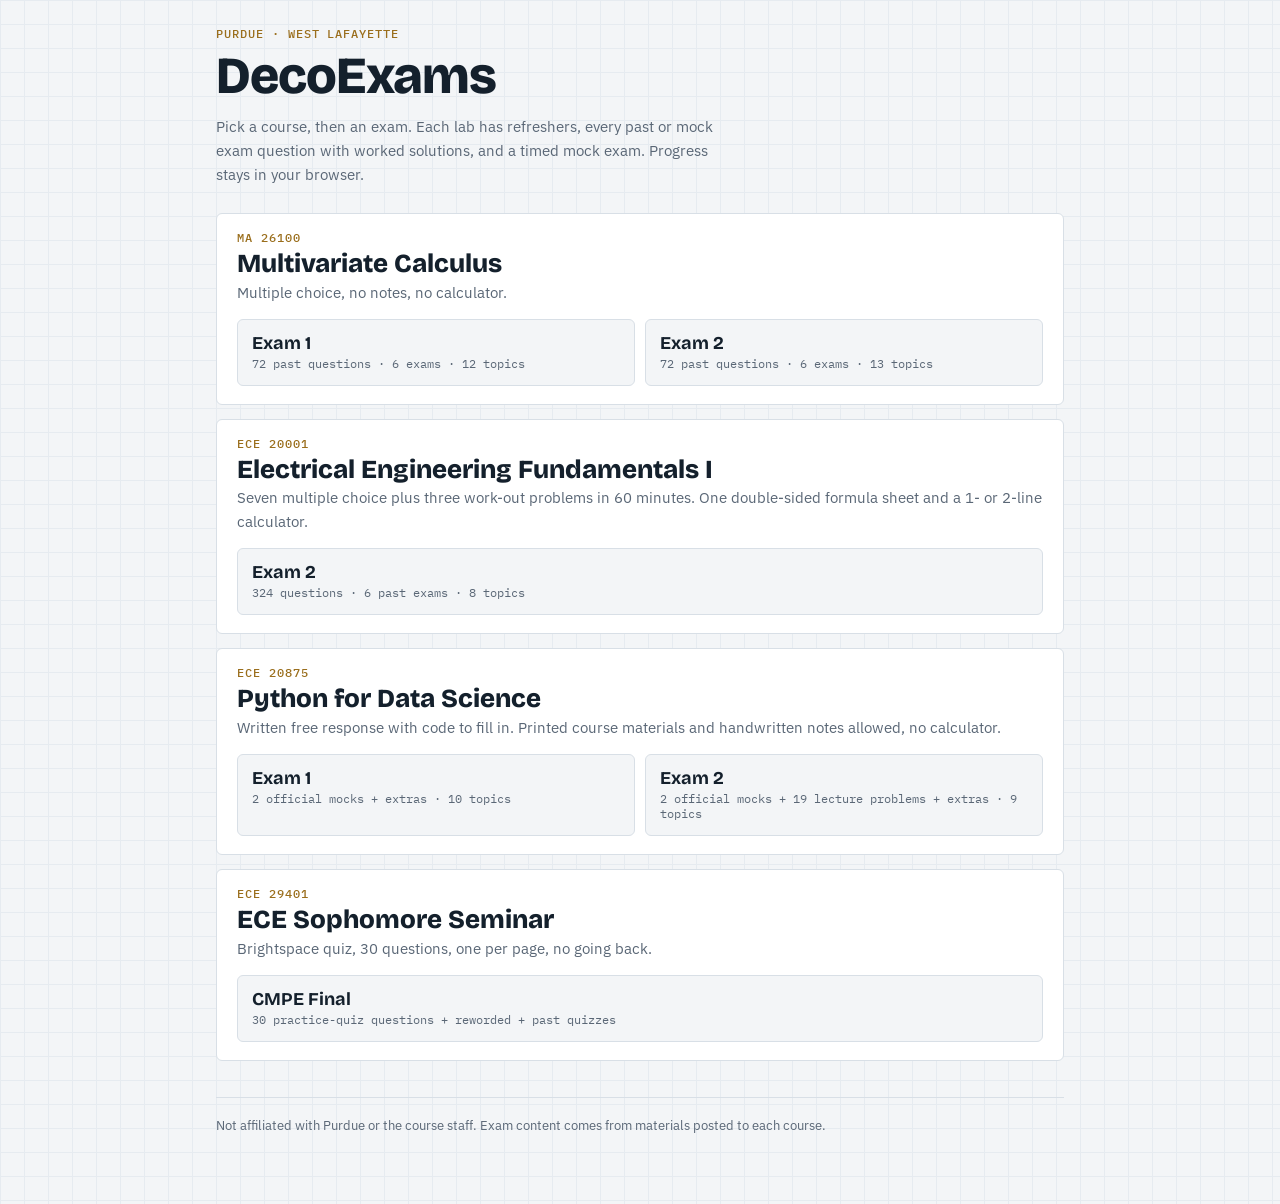
<file: index.html>
<!doctype html>
<html lang="en">
<head>
<meta charset="utf-8">
<meta name="viewport" content="width=device-width, initial-scale=1, viewport-fit=cover">
<meta name="description" content="Exam prep labs for Purdue courses: past and mock exams with worked solutions, refreshers, and timed mock exams.">
<title>DecoExams</title>
<link rel="preconnect" href="https://fonts.googleapis.com">
<link rel="preconnect" href="https://fonts.gstatic.com" crossorigin>
<link rel="stylesheet" href="https://fonts.googleapis.com/css2?family=Bricolage+Grotesque:opsz,wght@12..96,600;12..96,800&family=IBM+Plex+Sans:wght@400;500;600&family=IBM+Plex+Mono:wght@400;500&display=swap">
<link rel="stylesheet" href="site.css">
<style>
html,body{margin:0}
.courses{display:grid;gap:14px;margin-top:26px}
.course{background:var(--surface);border:1px solid var(--rule);border-radius:6px;padding:18px 20px}
.course h2{font-size:26px;font-weight:800;margin:6px 0 2px}
.course p{color:var(--muted);margin:0 0 14px}
.exams{display:flex;flex-wrap:wrap;gap:10px}
.exam{display:flex;flex-direction:column;gap:2px;min-width:200px;flex:1 1 200px;text-decoration:none;color:var(--ink);background:var(--paper);border:1px solid var(--rule);border-radius:6px;padding:12px 14px}
.exam:hover,.exam:focus-visible{border-color:var(--ink);outline:none}
.exam b{font:700 18px var(--f-display)}
.exam span{font:12px var(--f-mono);color:var(--muted)}
.exam.soon{opacity:.5;pointer-events:none}
</style>
<link rel="icon" type="image/png" href="favicon.png"><link rel="apple-touch-icon" href="favicon.png">
</head>
<body>
<div class="wrap">
  <header>
    <div class="eyebrow">Purdue · West Lafayette</div>
    <h1>DecoExams</h1>
    <p class="lede">Pick a course, then an exam. Each lab has refreshers, every past or mock exam question with worked solutions, and a timed mock exam. Progress stays in your browser.</p>
  </header>
  <div class="courses">
    <section class="course">
      <div class="eyebrow">MA 26100</div>
      <h2>Multivariate Calculus</h2>
      <p>Multiple choice, no notes, no calculator.</p>
      <div class="exams">
        <a class="exam" href="ma261/exam1/"><b>Exam 1</b><span>72 past questions · 6 exams · 12 topics</span><span data-k="ma261e1"></span></a>
        <a class="exam" href="ma261/exam2/"><b>Exam 2</b><span>72 past questions · 6 exams · 13 topics</span><span data-k="ma261e2"></span></a>
      </div>
    </section>
    <section class="course">
      <div class="eyebrow">ECE 20001</div>
      <h2>Electrical Engineering Fundamentals I</h2>
      <p>Seven multiple choice plus three work-out problems in 60 minutes. One double-sided formula sheet and a 1- or 2-line calculator.</p>
      <div class="exams">
        <a class="exam" href="ece20001/exam2/"><b>Exam 2</b><span>324 questions · 6 past exams · 8 topics</span><span data-k="ece20001e2"></span></a>
      </div>
    </section>
    <section class="course">
      <div class="eyebrow">ECE 20875</div>
      <h2>Python for Data Science</h2>
      <p>Written free response with code to fill in. Printed course materials and handwritten notes allowed, no calculator.</p>
      <div class="exams">
        <a class="exam" href="ece20875/exam1/"><b>Exam 1</b><span>2 official mocks + extras · 10 topics</span><span data-k="ece20875e1"></span></a>
        <a class="exam" href="ece20875/exam2/"><b>Exam 2</b><span>2 official mocks + 19 lecture problems + extras · 9 topics</span><span data-k="ece20875e2"></span></a>
      </div>
    </section>
    <section class="course">
      <div class="eyebrow">ECE 29401</div>
      <h2>ECE Sophomore Seminar</h2>
      <p>Brightspace quiz, 30 questions, one per page, no going back.</p>
      <div class="exams">
        <a class="exam" href="ece29401/final/"><b>CMPE Final</b><span>30 practice-quiz questions + reworded + past quizzes</span><span data-k="ece29401fin"></span></a>
      </div>
    </section>
  </div>
  <div class="notes"><p>Not affiliated with Purdue or the course staff. Exam content comes from materials posted to each course.</p></div>
</div>
<script>
// old MA 261 links (…/#practice) pointed at the root; send them on
if(["#start","#practice","#mock","#topics"].includes(location.hash))location.replace("ma261/exam1/"+location.hash);
document.querySelectorAll("[data-k]").forEach(el=>{
  let n=0;try{n=Object.keys(JSON.parse(localStorage.getItem(el.dataset.k)||"{}")).length}catch(e){}
  if(n)el.textContent="you: "+n+" answered";
});
</script>
</body>
</html>
</file>
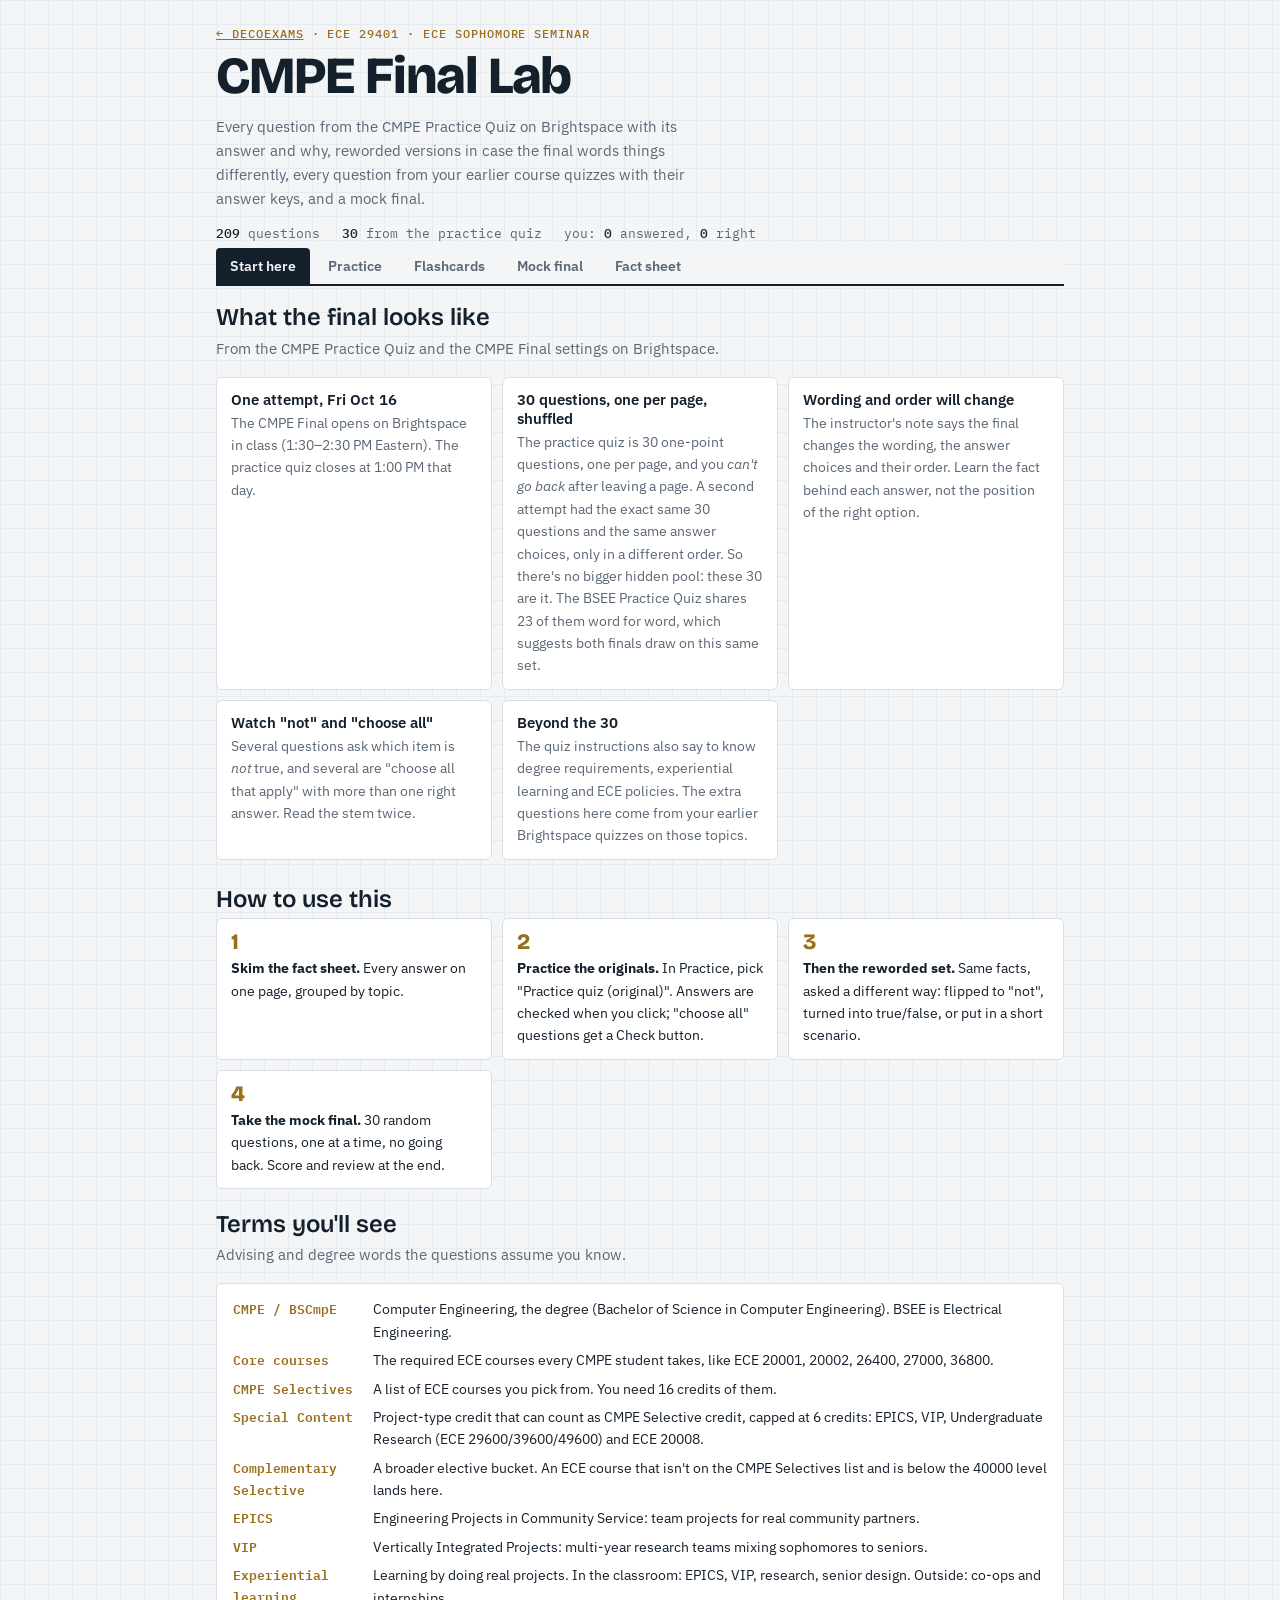
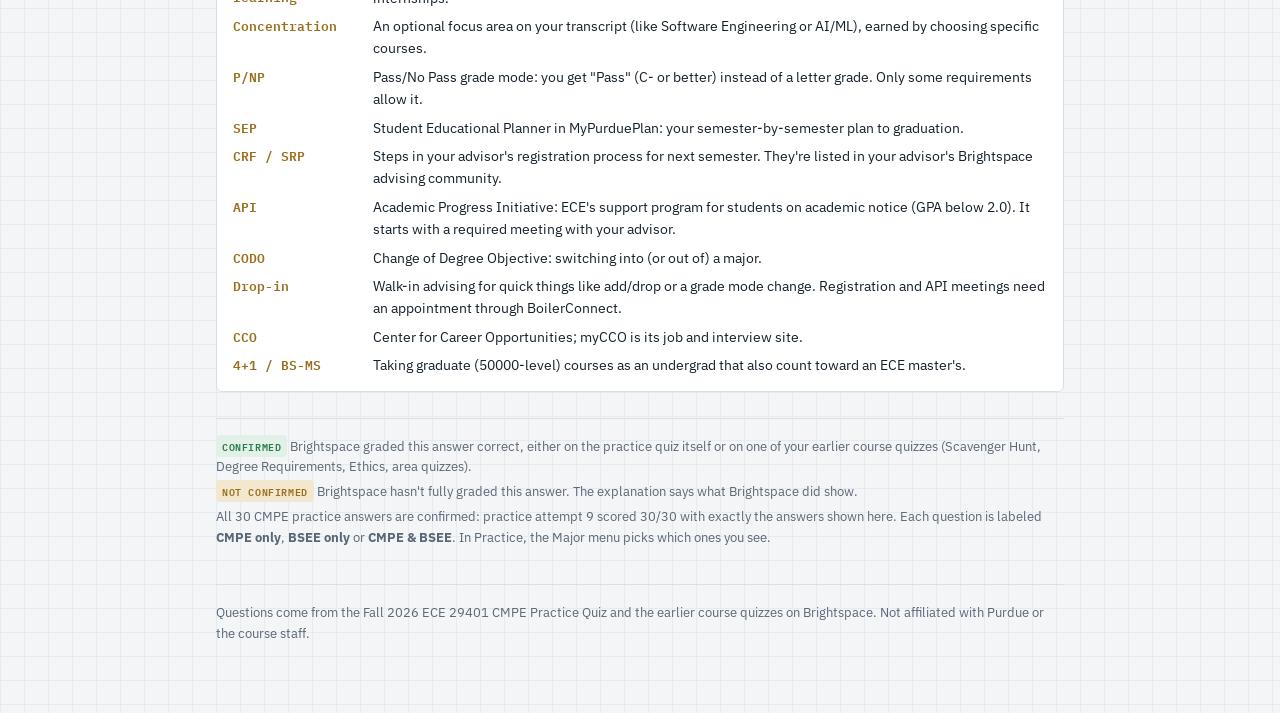
<file: ece29401/final/index.html>
<!doctype html>
<html lang="en">
<head>
<meta charset="utf-8">
<meta name="viewport" content="width=device-width, initial-scale=1, viewport-fit=cover">
<meta name="description" content="ECE 29401 CMPE final prep: every CMPE Practice Quiz question with answers, reworded versions in case the final changes the wording, questions from the earlier course quizzes, a fact sheet, flashcards, and a mock final for the CMPE or BSEE practice quiz.">
<title>ECE 29401 Final Lab</title>
<link rel="preconnect" href="https://fonts.googleapis.com">
<link rel="preconnect" href="https://fonts.gstatic.com" crossorigin>
<link rel="stylesheet" href="https://fonts.googleapis.com/css2?family=Bricolage+Grotesque:opsz,wght@12..96,600;12..96,800&family=IBM+Plex+Sans:wght@400;500;600&family=IBM+Plex+Mono:wght@400;500&display=swap">
<link rel="stylesheet" href="../../site.css">
<style>
html,body{margin:0}[hidden]{display:none!important}
.facts{display:grid;grid-template-columns:repeat(auto-fit,minmax(min(100%,250px),1fr));gap:10px;margin:0 0 26px}
.facts div{background:var(--surface);border:1px solid var(--rule);border-radius:6px;padding:12px 14px;font-size:14px;color:var(--muted)}
.facts b{display:block;color:var(--ink);font:600 15px var(--f-body);margin-bottom:3px}
dl.gloss{display:grid;grid-template-columns:minmax(0,9em) 1fr;gap:6px 14px;background:var(--surface);border:1px solid var(--rule);border-radius:6px;padding:14px 16px;margin:0 0 26px;font-size:14px}
dl.gloss dt{font:600 13px var(--f-mono);color:var(--gold)} dl.gloss dd{margin:0}
@media (max-width:520px){dl.gloss{grid-template-columns:1fr}dl.gloss dd{margin-bottom:6px}}
.tag{font:600 10px var(--f-mono);letter-spacing:.06em;text-transform:uppercase;padding:2px 6px;border-radius:4px}
.tag.v{color:var(--good);background:var(--good-soft)} .tag.b{color:var(--gold);background:var(--gold-soft)}
.opt .box{flex:none;width:14px;height:14px;border:1.5px solid var(--muted);border-radius:3px}
.opt.sel .box{background:var(--ink);border-color:var(--ink)}
.hint{font:12px var(--f-mono);color:var(--muted);margin:0 0 6px}
.mockpick{display:flex;flex-wrap:wrap;gap:8px}
.fcwrap{perspective:1400px;margin:12px 0}
.fc{position:relative;height:clamp(300px,52vh,440px);cursor:pointer;transform-style:preserve-3d;transition:transform .45s}
.fc.flip{transform:rotateY(180deg)}
.fc .face{position:absolute;inset:0;backface-visibility:hidden;-webkit-backface-visibility:hidden;background:var(--surface);border:1px solid var(--rule);border-radius:10px;padding:22px 24px;display:flex;flex-direction:column;overflow:auto}
.fc .face>.mid{margin:auto 0}
.fc .back{transform:rotateY(180deg)}
.fc .fq{font:600 clamp(18px,2.6vw,24px)/1.35 var(--f-display);color:var(--ink);margin:0}
.fc .recap{font-size:13px;color:var(--muted);margin:0 0 10px}
.fc .ans{margin:0;padding-left:1.1em;font:600 clamp(17px,2.3vw,21px)/1.4 var(--f-body);color:var(--good)}
.fc .why{font-size:14px;color:var(--muted);margin:14px 0 0}
.fc .tip{font:12px var(--f-mono);color:var(--muted);text-align:center;margin:12px 0 0}
.fcbar{display:flex;flex-wrap:wrap;gap:8px;align-items:center;justify-content:space-between}
.fcbar .grp{display:flex;gap:8px;flex-wrap:wrap}
.fcbar .btn.know{border-color:var(--good);color:var(--good)} .fcbar .btn.learn{border-color:var(--gold);color:var(--gold)}
.fcstat{font:13px var(--f-mono);color:var(--muted);margin:6px 0 0}
.fc .face{transition:background-color .15s,border-color .15s}
.fc.good .face{background:var(--good-soft);border-color:var(--good)} .fc.bad .face{background:var(--bad-soft);border-color:var(--bad)}
</style>
<link rel="icon" type="image/png" href="../../favicon.png"><link rel="apple-touch-icon" href="../../favicon.png">
</head>
<body>
<div class="wrap">
  <header>
    <div class="eyebrow"><a href="../../" style="color:inherit">← DecoExams</a> · ECE 29401 · ECE Sophomore Seminar</div>
    <h1>CMPE Final Lab</h1>
    <p class="lede">Every question from the CMPE Practice Quiz on Brightspace with its answer and why, reworded versions in case the final words things differently, every question from your earlier course quizzes with their answer keys, and a mock final.</p>
    <div class="stats" id="stats"></div>
  </header>

  <nav class="tabs" role="tablist">
    <button role="tab" aria-selected="true" data-tab="start">Start here</button>
    <button role="tab" aria-selected="false" data-tab="practice">Practice</button>
    <button role="tab" aria-selected="false" data-tab="cards">Flashcards</button>
    <button role="tab" aria-selected="false" data-tab="mock">Mock final</button>
    <button role="tab" aria-selected="false" data-tab="sheet">Fact sheet</button>
  </nav>

  <section id="start">
    <h2>What the final looks like</h2>
    <p class="sub">From the CMPE Practice Quiz and the CMPE Final settings on Brightspace.</p>
    <div class="facts">
      <div><b>One attempt, Fri Oct 16</b>The CMPE Final opens on Brightspace in class (1:30–2:30 PM Eastern). The practice quiz closes at 1:00 PM that day.</div>
      <div><b>30 questions, one per page, shuffled</b>The practice quiz is 30 one-point questions, one per page, and you <i>can't go back</i> after leaving a page. A second attempt had the exact same 30 questions and the same answer choices, only in a different order. So there's no bigger hidden pool: these 30 are it. The BSEE Practice Quiz shares 23 of them word for word, which suggests both finals draw on this same set.</div>
      <div><b>Wording and order will change</b>The instructor's note says the final changes the wording, the answer choices and their order. Learn the fact behind each answer, not the position of the right option.</div>
      <div><b>Watch "not" and "choose all"</b>Several questions ask which item is <i>not</i> true, and several are "choose all that apply" with more than one right answer. Read the stem twice.</div>
      <div><b>Beyond the 30</b>The quiz instructions also say to know degree requirements, experiential learning and ECE policies. The extra questions here come from your earlier Brightspace quizzes on those topics.</div>
    </div>

    <h2>How to use this</h2>
    <ol class="steps">
      <li><b>Skim the fact sheet.</b> Every answer on one page, grouped by topic.</li>
      <li><b>Practice the originals.</b> In Practice, pick "Practice quiz (original)". Answers are checked when you click; "choose all" questions get a Check button.</li>
      <li><b>Then the reworded set.</b> Same facts, asked a different way: flipped to "not", turned into true/false, or put in a short scenario.</li>
      <li><b>Take the mock final.</b> 30 random questions, one at a time, no going back. Score and review at the end.</li>
    </ol>

    <h2>Terms you'll see</h2>
    <p class="sub">Advising and degree words the questions assume you know.</p>
    <dl class="gloss">
      <dt>CMPE / BSCmpE</dt><dd>Computer Engineering, the degree (Bachelor of Science in Computer Engineering). BSEE is Electrical Engineering.</dd>
      <dt>Core courses</dt><dd>The required ECE courses every CMPE student takes, like ECE 20001, 20002, 26400, 27000, 36800.</dd>
      <dt>CMPE Selectives</dt><dd>A list of ECE courses you pick from. You need 16 credits of them.</dd>
      <dt>Special Content</dt><dd>Project-type credit that can count as CMPE Selective credit, capped at 6 credits: EPICS, VIP, Undergraduate Research (ECE 29600/39600/49600) and ECE 20008.</dd>
      <dt>Complementary Selective</dt><dd>A broader elective bucket. An ECE course that isn't on the CMPE Selectives list and is below the 40000 level lands here.</dd>
      <dt>EPICS</dt><dd>Engineering Projects in Community Service: team projects for real community partners.</dd>
      <dt>VIP</dt><dd>Vertically Integrated Projects: multi-year research teams mixing sophomores to seniors.</dd>
      <dt>Experiential learning</dt><dd>Learning by doing real projects. In the classroom: EPICS, VIP, research, senior design. Outside: co-ops and internships.</dd>
      <dt>Concentration</dt><dd>An optional focus area on your transcript (like Software Engineering or AI/ML), earned by choosing specific courses.</dd>
      <dt>P/NP</dt><dd>Pass/No Pass grade mode: you get "Pass" (C- or better) instead of a letter grade. Only some requirements allow it.</dd>
      <dt>SEP</dt><dd>Student Educational Planner in MyPurduePlan: your semester-by-semester plan to graduation.</dd>
      <dt>CRF / SRP</dt><dd>Steps in your advisor's registration process for next semester. They're listed in your advisor's Brightspace advising community.</dd>
      <dt>API</dt><dd>Academic Progress Initiative: ECE's support program for students on academic notice (GPA below 2.0). It starts with a required meeting with your advisor.</dd>
      <dt>CODO</dt><dd>Change of Degree Objective: switching into (or out of) a major.</dd>
      <dt>Drop-in</dt><dd>Walk-in advising for quick things like add/drop or a grade mode change. Registration and API meetings need an appointment through BoilerConnect.</dd>
      <dt>CCO</dt><dd>Center for Career Opportunities; myCCO is its job and interview site.</dd>
      <dt>4+1 / BS-MS</dt><dd>Taking graduate (50000-level) courses as an undergrad that also count toward an ECE master's.</dd>
    </dl>

    <div class="notes" style="margin-top:0">
      <p><span class="tag v">confirmed</span> Brightspace graded this answer correct, either on the practice quiz itself or on one of your earlier course quizzes (Scavenger Hunt, Degree Requirements, Ethics, area quizzes).</p>
      <p><span class="tag b">not confirmed</span> Brightspace hasn't fully graded this answer. The explanation says what Brightspace did show.</p>
      <p>All 30 CMPE practice answers are confirmed: practice attempt 9 scored 30/30 with exactly the answers shown here. Each question is labeled <b>CMPE only</b>, <b>BSEE only</b> or <b>CMPE &amp; BSEE</b>. In Practice, the Major menu picks which ones you see.</p>
    </div>
  </section>

  <section id="practice" hidden>
    <div class="filters">
      <label for="fDeg">Major<select id="fDeg"><option value="C">CMPE (your final)</option><option value="E">BSEE</option><option value="">Both</option></select></label>
      <label for="fSet">Source<select id="fSet"></select></label>
      <label for="fTopic">Topic<select id="fTopic"></select></label>
      <label class="chk" for="fOpen"><input type="checkbox" id="fOpen"> Missed or unanswered only</label>
      <button class="btn" id="shuffle">Shuffle</button>
      <button class="btn ghost" id="reset">Reset my progress</button>
    </div>
    <p class="count" id="count"></p>
    <div class="qlist" id="qlist"></div>
  </section>

  <section id="cards" hidden>
    <div class="filters">
      <label for="cDeg">Major<select id="cDeg"><option value="C">CMPE (your final)</option><option value="E">BSEE</option><option value="">Both</option></select></label>
      <label for="cTopic">Topic<select id="cTopic"></select></label>
      <label for="cSrc">Deck<select id="cSrc"><option value="P">Final core: the practice-quiz questions</option><option value="PR">Core + reworded versions</option><option value="">Everything (adds earlier quizzes)</option></select></label>
      <label class="chk" for="cLearn"><input type="checkbox" id="cLearn"> Still learning only</label>
      <button class="btn" id="cShuf">Shuffle</button>
      <button class="btn ghost" id="cReset">Reset cards</button>
    </div>
    <div class="fcwrap"><div class="fc" id="fc" tabindex="0" role="button" aria-label="Flashcard: press to flip"><div class="face front" id="fcFront"></div><div class="face back" id="fcBack"></div></div></div>
    <div class="fcbar">
      <div class="grp"><button class="btn" id="cPrev">&larr; Prev</button><button class="btn primary" id="cFlip">Flip</button><button class="btn" id="cNext">Next &rarr;</button></div>
      <div class="grp"><button class="btn learn" id="cLearnBtn">Still learning</button><button class="btn know" id="cKnow">Know it</button></div>
    </div>
    <p class="fcstat" id="fcStat"></p>
    <p class="hint">Keys: Space flips &middot; &larr; &rarr; move &middot; 1 still learning &middot; 2 know it</p>
  </section>

  <section id="mock" hidden></section>

  <section id="sheet" hidden>
    <h2>Fact sheet</h2>
    <p class="sub">Every fact the questions test, grouped by topic.</p>
    <div class="sheet" id="facts"></div>

    <details class="lesson" style="margin-top:26px">
      <summary><span class="st"><h3>BSEE Practice Quiz: the BSEE-only questions</h3><span class="hook">Not your degree. In Practice, set Major to BSEE to drill them. They're left out of the mock final.</span></span></summary>
      <div class="body refresh">
        <p>The BSEE Practice Quiz has 30 questions too. 23 are word for word the same as the CMPE ones, so they're already in Practice. The other 7 are BSEE versions of CMPE questions. One of them didn't load when I read the quiz, but the graded attempt shows it's the registration question, the same as the CMPE one. Two more just swap CMPE for BSEE (concentrations, and Special Content true or false). The four BSEE-only questions are in Practice (set Major to BSEE). Only the first has a confirmed answer. For the two "choose all" ones, Brightspace never showed the key.</p>
        <ul>
          <li>What do ECE 36200, 43800 and 44000 have in common for BSEE students? <i>(CMPE version: ECE 30500, 31033, 38200)</i></li>
          <li>Which courses below are Advanced EE Selectives for the BSEE degree? <i>(CMPE version: which are CMPE Selectives)</i></li>
          <li>Which core courses must BSEE students earn a C or higher in? <i>(options add ECE 30411 and "27000 only if you plan to take ECE 36200")</i></li>
          <li>Which BSEE degree requirement can be taken as Pass/No Pass? <i>(same four options as CMPE)</i></li>
          <li>True or false: EPICS, VIP and Undergraduate Research count as Special Content for BSEE students.</li>
          <li>Concentrations for BSEE students: which statements are true? <i>(same six options as CMPE)</i></li>
        </ul>
      </div>
    </details>
  </section>

  <div class="notes">
    <p>Questions come from the Fall 2026 ECE 29401 CMPE Practice Quiz and the earlier course quizzes on Brightspace. Not affiliated with Purdue or the course staff.</p>  </div>
</div>
<script>
// t: topic · s: P practice-quiz original, R reworded, B earlier course quiz · a: right option indexes · c: v verified / b best answer
const T={deg:"Degree requirements",sel:"Selectives & concentrations",pol:"Policies & advising",exp:"Experiential learning & 4+1",pro:"Professional skills",eth:"Ethics",area:"ECE areas"};
const S={P:"Practice quiz (original)",R:"Reworded for the final",B:"Earlier course quizzes",E:"BSEE Practice Quiz (BSEE only)"};
const D={C:"CMPE only",E:"BSEE only"};
const Q=[
// ---- Degree requirements
{id:"p1",t:"sel",s:"P",c:"v",q:"How many Special Content credits can count toward ECE credits?",o:["6","9","12","3"],a:[0],w:"Graded correct on the practice quiz. At most 6 credits of Special Content (EPICS, VIP, Undergraduate Research, ECE 20008) count toward your CMPE Selectives. Anything beyond 6 doesn't count there."},
{id:"r1",t:"sel",s:"R",c:"v",q:"A CMPE student earns 3 credits of VIP and 6 credits of ECE 49600 research. How many of those 9 credits count toward CMPE Selectives?",o:["0","3","6","9"],a:[2],w:"VIP and ECE 49600 are both Special Content, and Special Content is capped at 6 credits. So only 6 of the 9 count."},
{id:"p20",t:"deg",s:"P",c:"v",q:"What is the minimum number of ECE credits you need to graduate?",o:["50","51","52","53"],a:[3],w:"CMPE students need 53 ECE credits (and 125 credits total)."},
{id:"r20a",t:"deg",s:"R",c:"v",q:"How many total credits does a CMPE student need to graduate?",o:["120","124","125","130"],a:[2],w:"125 total credits. Don't mix it up with 53, which is the ECE-credit minimum."},
{id:"r20b",t:"deg",s:"R",c:"v",q:"True or false: a CMPE student needs only 50 ECE credits to graduate.",o:["True","False"],a:[1],w:"False. The minimum is 53 ECE credits."},
{id:"r20c",t:"deg",s:"R",c:"v",q:"How many CMPE Selective credits must a CMPE student complete?",o:["10","12","14","16"],a:[3],w:"16 credits of CMPE Selectives (up to 6 of them can be Special Content)."},
{id:"r20d",t:"deg",s:"R",c:"v",q:"Which GPA requirement must a CMPE student meet to graduate?",o:["Cumulative GPA of 2.5 or higher","ECE GPA of 2.0 or higher","ECE GPA of 3.0 or higher","No GPA requirement"],a:[1],w:"An ECE GPA of at least 2.0. There is no 2.5 cumulative requirement."},
{id:"p19",d:"C",t:"deg",s:"P",c:"v",m:1,q:"Which core courses below must CMPE students earn a C or higher in? (Choose all that apply)",o:["ECE 30200","ECE 26400","ECE 26400 only if I want to take ECE 36800","ECE 20001","ECE 27000","ECE 30100","ECE 20002","ECE 20875","ECE 20007","ECE 20008","ECE 36800","ECE 27000 only if I want to take ECE 36200"],a:[1,3,4,6],w:"Exactly four: ECE 20001, ECE 20002, ECE 26400 and ECE 27000. They need a C because later courses build on them. The 'only if' versions are traps: the C is always required."},
{id:"r19a",d:"C",t:"deg",s:"R",c:"v",q:"Which of these core courses does NOT require a C or higher for CMPE students?",o:["ECE 20001","ECE 26400","ECE 27000","ECE 30100"],a:[3],w:"ECE 30100 only needs a passing grade (D-). The C-or-higher four are 20001, 20002, 26400, 27000."},
{id:"r19b",d:"C",t:"deg",s:"R",c:"v",q:"What is the minimum grade a CMPE student must earn in ECE 20001 to move on to ECE 20002?",o:["D-","C-","C","B-"],a:[2],w:"A C (not a C-)."},
{id:"r19c",d:"C",t:"deg",s:"R",c:"v",q:"What is the minimum grade CMPE students must earn in ECE 30100 to pass it?",o:["A-","B-","C-","D-"],a:[3],w:"D-. ECE 30100 isn't one of the four C-or-higher courses."},
{id:"p17",d:"C",t:"deg",s:"P",c:"v",q:"Which CMPE degree requirement can be taken as Pass/No Pass?",o:["Science Selective","ECE Senior Design","Engineering Breadth","General Education Electives and Complementary Selectives"],a:[3],w:"Graded correct on practice attempt 3. Only General Education Electives and Complementary Selectives can be Pass/No Pass. Science Selective and Engineering Breadth were graded wrong on earlier attempts."},
{id:"r17a",d:"C",t:"deg",s:"R",c:"v",q:"What is the minimum grade needed to earn a 'Pass' in a course taken Pass/No Pass?",o:["A-","B-","C-","D-"],a:[2],w:"C-. A D in a P/NP course becomes 'No Pass'."},
{id:"r17b",d:"C",t:"deg",s:"R",c:"v",q:"A CMPE student wants to take a course Pass/No Pass. Which of these could they use it for?",o:["ECE Senior Design","A Science Selective","A General Education elective","ECE 20002"],a:[2],w:"Same fact as the practice question (graded correct): P/NP fits general education electives and complementary selectives."},
{id:"r17c",d:"C",t:"deg",s:"R",c:"v",q:"True or false: if you retake a course at Purdue, you must take it in the same grade mode (letter grade or P/NP) as before.",o:["True","False"],a:[0],w:"True. A repeat must use the original grade mode."},
{id:"b29",d:"C",t:"deg",s:"B",c:"v",q:"True or false: a CMPE student must take ECE 20002, so they must also take ECE 20008.",o:["True","False"],a:[1],w:"False. ECE 20008 isn't required for CMPE; it can count as Special Content."},
{id:"b36",d:"C",t:"deg",s:"B",c:"v",q:"When can a CMPE student take senior design?",o:["When a project they like is available","When all 20000-level courses are completed","In their final semester","When all core courses are completed"],a:[3],w:"After all core courses are done."},
// ---- Selectives & concentrations
{id:"p2",d:"C",t:"sel",s:"P",c:"v",m:1,q:"Which courses below are CMPE Selectives (not Special Content) for the CMPE degree? (Choose all that apply)",o:["ECE 40400","ECE 50836","ECE 32100","ECE 43800","ECE 43700","ECE 30864","ECE 33700","ECE 38200"],a:[0,1,4,5,6],w:"Graded 30/30 on practice attempt 9. Tick ECE 40400 (it appears twice on Brightspace: tick both boxes), 50836, 43700, 30864 and 33700. Leave 43800, 32100 and 38200 unticked. Watch out for 43800: your Degree Requirements quiz graded 'ECE 43800 can count as a CMPE Selective' True, but this practice question's key leaves it out, so on this question don't tick it. 30864 is easy to doubt (30861 and 30862 are the better-known ones), but it is on the key."},
{id:"r2a",d:"C",t:"sel",s:"R",c:"v",q:"Which of the following courses is NOT on the list of CMPE Selectives?",o:["ECE 57000","ECE 32100","ECE 40400","ECE 43700"],a:[1],w:"ECE 32100 is a Power & Energy Systems course and isn't a CMPE Selective."},
{id:"r2b",d:"C",t:"sel",s:"R",c:"v",q:"True or false: students who take ECE 43800 can count it as a CMPE Selective.",o:["True","False"],a:[0],w:"True on your graded Degree Requirements quiz. But on the practice quiz's choose-all Selectives question, 43800 is NOT on the key (graded 30/30 without it). If the final asks this true/false, answer True; on the choose-all list, leave 43800 unticked."},
{id:"r2c",d:"C",t:"sel",s:"R",c:"v",q:"True or false: a student who takes ECE 46300 as a CMPE Selective may also count ECE 50863 as a selective.",o:["True","False"],a:[1],w:"False. They overlap, so only one of the two counts."},
{id:"p6",d:"C",t:"sel",s:"P",c:"v",q:"What do ECE 30500, 31033 and 38200 have in common for CMPE students?",o:["They are all in the same professional area","They count as Complementary Selectives because they are not on the pre-selected CMPE Selectives list and are below the 40000 level","They are all on the AI/ML Concentration","They are all Special Content"],a:[1],w:"Graded correct on practice attempt 2. They come from three different areas, but none is on the CMPE list and all are below 40000, so they count as Complementary Selectives."},
{id:"r6a",d:"C",t:"sel",s:"R",c:"v",q:"A CMPE student takes ECE 38200, which is not on the CMPE Selectives list and is below the 40000 level. How does it count?",o:["CMPE Selective","Special Content","Complementary Selective","It doesn't count toward the degree"],a:[2],w:"Same fact as the practice question (graded correct): off the CMPE list and below 40000 means Complementary Selective."},
{id:"r6b",d:"C",t:"sel",s:"R",c:"v",q:"True or false: CMPE students can't take Automatic Controls or Power & Energy courses because they don't count toward any degree requirement.",o:["True","False"],a:[1],w:"False. They can count, for example as Complementary Selectives."},
{id:"p24",t:"sel",s:"P",c:"v",q:"True or false: EPICS, VIP and Undergraduate Research count as Special Content for CMPE students.",o:["True","False"],a:[0],w:"True. Special Content = EPICS, VIP, Undergraduate Research (ECE 29600/39600/49600) and ECE 20008."},
{id:"r24a",t:"sel",s:"R",c:"v",q:"How does ECE 49600 (Undergraduate Research) count toward CMPE degree requirements?",o:["Computer Engineering Selective","Computer Engineering Selective, Special Content","Senior Design","Complementary Elective"],a:[1],w:"It's a CMPE Selective, but in the Special Content bucket (capped at 6 credits). ECE 29600 and EPICS/VIP count the same way."},
{id:"r24b",t:"sel",s:"R",c:"v",m:1,q:"Which of the following count toward Special Content? (Choose all that apply)",o:["ECE 20008","ECE 32100","ECE 33700","EPICS","VIP","ECE 29600/39600/49600 Undergraduate Research"],a:[0,3,4,5],w:"ECE 20008, EPICS, VIP and Undergraduate Research. ECE 33700 is a regular CMPE Selective; ECE 32100 isn't a CMPE Selective at all."},
{id:"p5",t:"sel",s:"P",c:"v",m:1,q:"In class we discussed available concentrations for CMPE students. Which statements are true? (Choose all that apply)",o:["Students don't have to pick a concentration but can pick one or as many as they want","Students must pick at least one concentration","The current listed concentrations for both degrees are now available to all ECE students regardless of degree","Only the Microelectronics & Semiconductors and AI/ML concentrations are available to all ECE students","Picking more than two concentrations defeats the purpose of having a concentration","Students don't have to pick a concentration but can only pick one"],a:[0,2,4],w:"Graded correct on practice attempt 3. Three statements are true: concentrations are optional with no limit, every listed concentration is open to all ECE students, and picking more than two defeats the purpose of having a concentration. (You can pick as many as you want, but the instructor's point is that more than two stops being a focus.)"},
{id:"r5a",t:"sel",s:"R",c:"v",m:1,q:"Choose all of the concentrations a CMPE student is eligible to complete.",o:["Artificial Intelligence and Machine Learning","Automatic Controls","Computer Systems","Electric Power and Energy Systems","Microelectronics and Semiconductors","Quantum Technology","Software Engineering","Wireless & Optical Engineering"],a:[0,1,2,3,4,5,6,7],w:"All of them. Every listed concentration is now open to all ECE students, whatever their degree."},
{id:"r5b",t:"sel",s:"R",c:"v",q:"True or false: a CMPE student must complete at least one concentration to graduate.",o:["True","False"],a:[1],w:"False. Graded on the practice quiz: 'Students must pick at least one concentration' is wrong."},
{id:"r5c",t:"sel",s:"R",c:"v",q:"True or false: any VIP project can be used toward a concentration of your choice.",o:["True","False"],a:[1],w:"False. Only VIP projects that fit a concentration's area count toward it."},
{id:"b6",d:"C",t:"sel",s:"B",c:"v",m:1,q:"Which resources can a CMPE student use to decide which Selectives to take? (Choose all that apply)",o:["Degree requirements in the Catalog","ECE faculty","The Academic Success Center","The Degree Information link with courses broken down by professional area","Friends who also know the degree requirements","The Course Descriptions link on the website","Concentration requirements"],a:[0,1,3,5,6],w:"Official sources and faculty. Not the Academic Success Center (it does study skills, not degree planning) and not friends."},
{id:"b12",t:"sel",s:"B",c:"v",m:1,q:"What can you find on the ECE Course Descriptions list? (Choose all that apply)",o:["Offered terms","How the course counts toward degree requirements","Instructor","Requisites","Course/lab outline","Average exam scores from past offerings","Learning outcomes"],a:[0,1,3,4,6],w:"Everything about the course itself, but not who teaches it or past exam averages."},
// ---- Policies & advising
{id:"p23",t:"pol",s:"P",c:"v",q:"Which facts about ECE courses are true?",o:["You may only switch sections through week 1","All of the above","You may not audit or take the class P/NP unless all requirements that course could meet are completed","The credits are not indicative of the workload and can be quite demanding","You only get three attempts"],a:[1],w:"All of them are true: section switches end after week 1, ECE courses can't be audited or taken P/NP until everything they could count for is done, the workload is heavier than the credit hours suggest, and you get three attempts."},
{id:"r23a",t:"pol",s:"R",c:"v",q:"Up to what point can you switch sections of an ECE course?",o:["Before the semester starts only","Through the end of week 1","Through the end of week 2","Through week 13"],a:[1],w:"Only through week 1."},
{id:"p28",t:"pol",s:"P",c:"v",q:"True or false: if you don't pass a course with the minimum grade requirement, it's okay because you can take it up to 4 times.",o:["True","False"],a:[1],w:"False. You get 3 attempts, and a W (withdraw) counts as one."},
{id:"r28a",t:"pol",s:"R",c:"v",q:"How many times may an ECE student attempt a course before being reviewed for dismissal?",o:["1","2","3","Unlimited"],a:[2],w:"3 attempts."},
{id:"r28b",t:"pol",s:"R",c:"v",q:"True or false: withdrawing from a course with a W counts as an attempt, even if you withdraw in week 3.",o:["True","False"],a:[0],w:"True. Any W uses up one of your 3 attempts."},
{id:"r28c",t:"pol",s:"R",c:"v",q:"True or false: after doing poorly in a Purdue course, a student may retake it at another school to replace the grade.",o:["True","False"],a:[1],w:"False. Grade replacement only happens by retaking it at Purdue."},
{id:"p7",t:"pol",s:"P",c:"v",q:"Which step below is NOT something students must do the semester before they intend to graduate?",o:["Pre-pay tuition so they have no bill in their final semester","Apply to Graduate in the Destination Graduation box in myPurdue","Make sure their SEP is 100% accurate so all degree requirements are accounted for","Notify their primary advisor"],a:[0],w:"Graded correct on the practice quiz. Pre-paying tuition isn't a graduation step. The real steps: tell your advisor, Apply to Graduate in myPurdue, and get your SEP right."},
{id:"r7a",t:"pol",s:"R",c:"v",m:1,q:"What must an ECE student do the semester before their graduation semester? (Choose all that apply)",o:["Tell their academic advisor","Run through the engineering fountain","Complete Apply to Graduate in Destination Graduation on myPurdue","Tell the registrar how many tickets they need"],a:[0,2],w:"Tell your advisor and Apply to Graduate. The other two are jokes."},
{id:"p14",t:"pol",s:"P",c:"v",q:"Which step below is NOT part of the registration process for next semester?",o:["Submit the SRP","Email your advisor when you are ready to meet","Attend a meeting to submit the CRF","Update your Degree Checklist"],a:[1],w:"Graded correct on practice attempt 2. You don't email your advisor; you follow the steps in their Brightspace advising community and book through BoilerConnect. Submitting the SRP, the CRF meeting and the Degree Checklist are all real steps."},
{id:"r14a",t:"pol",s:"R",c:"v",q:"How does an ECE student register for next semester's classes?",o:["Follow instructions and due dates in myPurdue","Book an appointment with the advisor whenever ready","Wait for the Registrar to email","Follow the steps in your advisor's Brightspace advising community"],a:[3],w:"Your advisor's Brightspace advising community lists the steps and due dates."},
{id:"r14b",t:"pol",s:"R",c:"v",q:"What is the best way to make an appointment with your primary advisor?",o:["Email them to set up a time","Walk in and knock on their door","BoilerConnect","You can only see them at drop-ins"],a:[2],w:"BoilerConnect. (You can see who your advisor is in BoilerConnect and myPurdue.)"},
{id:"p22",t:"pol",s:"P",c:"v",q:"Which item below is NOT a resource to help you determine your degree requirements?",o:["Academic Success Center","Degree Information on the ECE UGO website","Your primary advisor","Degree Checklist"],a:[0],w:"Graded correct on the practice quiz. The Academic Success Center helps with study skills and time management, not degree requirements."},
{id:"r22a",t:"pol",s:"R",c:"v",q:"Why might you go to the Academic Success Center?",o:["Help finding a job","Time management and study skills, and its Peer Mentor Program","Help finding scholarships","Checking your degree requirements"],a:[1],w:"Study skills, time management, peer mentoring. Jobs = CCO; degree = your advisor."},
{id:"p30",t:"pol",s:"P",c:"v",m:1,q:"Drop-ins are for issues that take only a few minutes. Which items are NOT appropriate for a drop-in and need an appointment with your primary advisor? (Check all that apply)",o:["Sign up for research","Registration for next semester and opening your CRF","Academic Notice API initial meeting","Add/drop a course","Change grade mode to Pass/No Pass","Submit a CODO request","Review your academic plan"],a:[1,2],w:"Graded correct on practice attempt 3. Only two need an appointment: registration (and opening your CRF) and the initial Academic Notice API meeting. Everything else on the list, including CODO and reviewing your plan, is fine for a drop-in. This matches your Scavenger Hunt: drop-ins cover anything quick 'except for registration and API'."},
{id:"r30a",t:"pol",s:"R",c:"v",m:1,q:"Which of these CAN be handled at a drop-in? (Choose all that apply)",o:["Dropping a course","Your registration meeting","Changing a course to Pass/No Pass","Your initial API meeting"],a:[0,2],w:"From the Scavenger Hunt: anything quick except registration and API, including add/drop and grade mode changes."},
{id:"b46",t:"pol",s:"B",c:"v",q:"When is a student placed on Academic Notice by the University?",o:["When both cumulative and semester GPA are below 2.00","When either cumulative or semester GPA is below 2.00","When they repeat a course","When they get at least one F"],a:[1],w:"Either one below 2.00. (Separation needs both below 2.0 while already on notice.)"},
{id:"b45",t:"pol",s:"B",c:"v",q:"True or false: students in ECE's Academic Progress Initiative (API) can take up to 18 credits.",o:["True","False"],a:[1],w:"False. API limits your load so you can recover."},
{id:"p11",t:"pol",s:"P",c:"v",q:"Which options are resources to help ECE students in their coursework?",o:["All of the above","Instructor and TA office hours","ECE help rooms for courses like ECE 20001 or 20002","A study group you put together with classmates","ECE Tutor Center"],a:[0],w:"Graded correct on the practice quiz. Same idea on another quiz: HKN Lounge, ECE Tutor Center and the ECE Student Society Office all help too."},
{id:"p18",t:"pol",s:"P",c:"v",q:"Which resource helps you with all things related to finding the right job for you?",o:["myCCO or the CCO office","ECE Mentors in TaskHuman","Primary advisor","The Office of Future Engineers"],a:[0],w:"Graded correct on the practice quiz. The Center for Career Opportunities (CCO) and myCCO handle jobs."},
{id:"b37",t:"pol",s:"B",c:"v",q:"What is the only calculator permitted in ECE undergraduate courses?",o:["Casio ABC","No calculator is permitted","Any calculator that doesn't make noise","TI-30X-IIS"],a:[3],w:"TI-30X-IIS."},
{id:"b1",t:"pol",s:"B",c:"v",q:"Where is the ECE Undergraduate Office?",o:["MSEE 180","BHEE 136","MSEE 140","With all COE advisors in LBTS"],a:[2],w:"MSEE 140."},
{id:"b7",t:"pol",s:"B",c:"v",q:"Which ECE advisor handles study abroad and GEARE?",o:["Your primary advisor","Cindy Quillen","Jamie Seadeek","Yuxiang Wang"],a:[1],w:"Cindy Quillen: study abroad/GEARE. Jamie Seadeek: co-op/CPT/4+1. Yuxiang Wang: scholarships. Primary advisor: registration, plan of study, personal issues, CODO."},
{id:"b18",t:"pol",s:"B",c:"v",q:"Where is the wait list for a full ECE course section?",o:["In myPurdue","In the Scheduling Assistant","On the ECE webpage under Registration Info","There is no wait list"],a:[2],w:"The ECE Wait List is on the ECE website under Registration Info."},
// ---- Experiential learning, study abroad, 4+1
{id:"p4",t:"exp",s:"P",c:"v",q:"Which of the following are considered experiential learning opportunities?",o:["Undergraduate Research","All of these are experiential learning","VIP","Senior Design","EPICS"],a:[1],w:"Graded correct on practice attempt 3. All of them count: undergraduate research, VIP, EPICS and senior design. Picking just one (research or VIP) was graded wrong."},
{id:"r4a",t:"exp",s:"R",c:"v",q:"How can an ECE student get experiential learning OUTSIDE the classroom?",o:["Co-op rotations","Internships","EPICS","Co-op and internships only"],a:[3],w:"Outside the classroom = co-ops and internships. EPICS, VIP and research are in-classroom (you get credit for them)."},
{id:"r4b",t:"exp",s:"R",c:"v",q:"How can a student get experiential learning IN the classroom?",o:["EPICS","VIP","Undergraduate Research","All the above"],a:[3],w:"All three earn course credit, so they count as in-classroom experiential learning."},
{id:"r4c",t:"exp",s:"R",c:"v",m:1,q:"Why should you do experiential learning? (Choose all that apply)",o:["You apply what you learn in class to real-world projects","It gives you talking points in interviews","It makes you stand out against applicants who only did coursework","It's easier than courses with exams"],a:[0,1,2],w:"Everything except 'it's easier'."},
{id:"p29",t:"exp",s:"P",c:"v",q:"An ECE advisor talked to you about study abroad. When is the best time for ECE students to go abroad?",o:["Between freshman and sophomore year","Spring semester of junior year","Summer so you don't get behind","Your last semester after senior design"],a:[1],w:"Graded correct on practice attempt 3. Spring semester of junior year. 'Between freshman and sophomore year' was graded wrong three times."},
{id:"p27",t:"exp",s:"P",c:"v",q:"True or false: although we no longer have a 4+1, there's still a way to continue in the ECE program and use up to 12 graduate credits taken as an undergraduate.",o:["True","False"],a:[0],w:"Graded correct on the practice quiz. True: there's still a way to count up to 12 graduate credits."},
{id:"r27a",t:"exp",s:"R",c:"v",q:"True or false: students thinking about continuing into the ECE master's should look at 50000-level options when picking ECE courses.",o:["True","False"],a:[0],w:"True. 50000-level courses are the ones that can also count toward the MS."},
{id:"r27b",t:"exp",s:"R",c:"v",q:"Up to how many graduate credits taken as an undergraduate can count toward both the BS and the ECE MS?",o:["6","9","12","15"],a:[2],w:"12, straight from the practice question (graded True)."},
// ---- Professional skills
{id:"p3",t:"pro",s:"P",c:"v",m:1,q:"What is the purpose of this course? (Choose all that apply)",o:["Introduce all the professional areas of ECE and start building your degree path around your interests","Take up an hour each week with trivial things","Prepare you for the workforce: getting the job (resume), using opportunities in and out of class, and working under ethics and professional standards","Make you aware of opportunities in and out of the classroom during your undergrad","Know the minimum degree requirements to graduate and to continue into graduate study if you choose"],a:[0,2,3,4],w:"Graded correct on practice attempt 3. Everything except the joke option."},
{id:"p9",t:"pro",s:"P",c:"v",q:"In class and in your textbook, Dr. Reid discussed connections that are important for student success. What are they?",o:["Personal and professional","Short term and long term","Vertical and horizontal","None of these"],a:[2],w:"Graded correct on practice attempt 3. Vertical connections are people above you in experience or authority (instructors, advisors, staff). Horizontal connections are peers (classmates)."},
{id:"p8",t:"pro",s:"P",c:"v",m:1,q:"Per Dr. Reid, which are examples of VERTICAL connections? (Choose all that apply)",o:["Instructor","Classmates","Financial aid / scholarship officer","Academic advisor"],a:[0,2,3],w:"Graded correct on practice attempt 3. Instructor, financial aid officer and academic advisor. Classmates are horizontal. Picking only one of the three was graded wrong."},
{id:"r8a",t:"pro",s:"R",c:"v",q:"The classmates in your study group are an example of which kind of connection?",o:["Vertical","Horizontal","Long term","Professional"],a:[1],w:"Horizontal: peers at your own level (from the graded vertical-connections question, where classmates were the one left out)."},
{id:"p12",t:"pro",s:"P",c:"v",m:1,q:"Which of these should you consider when setting a SMART goal? (Choose all that apply)",o:["Is it time-bound?","Is it something I can do in the least amount of time?","Is it specific?","Is it attainable?","Is it relevant?","Is it measurable?"],a:[0,2,3,4,5],w:"Graded correct on practice attempt 3. SMART = Specific, Measurable, Attainable, Relevant, Time-bound. 'Least amount of time' isn't one. Picking only one was graded wrong (all or nothing)."},
{id:"r12a",t:"pro",s:"R",c:"v",q:"Which goal is the best SMART goal?",o:["Do better in ECE 20001","Study more this semester","Raise my ECE 20001 exam average from 72% to 80% by Exam 3 by going to office hours twice a week","Become a great engineer"],a:[2],w:"It's specific (ECE 20001 exams), measurable (72%% to 80%%), attainable, relevant, and time-bound (by Exam 3). Built from the graded SMART question."},
{id:"p13",t:"pro",s:"P",c:"v",m:1,q:"What was the point of finding a job you'd like after graduation and preparing to apply for it? (Choose all that apply)",o:["Get experience writing a cover letter","See what skills you'll need for that job in the future","See if you have top-notch writing skills","Make sure your resume is updated"],a:[0,1,3],w:"Graded correct on practice attempt 3. Practice the cover letter, see what skills the job needs, update your resume. Not to test your writing skills."},
{id:"p26",t:"pro",s:"P",c:"v",q:"Which item should NOT be on your professional resume?",o:["Purpose statement","Educational goal with intended graduation date","GPA","Photo","Contact information"],a:[3],w:"Graded correct on the BSEE Practice Quiz, which has this exact question. Purpose statement and GPA were graded wrong."},
// ---- Ethics
{id:"p15",t:"eth",s:"P",c:"v",q:"One ethical code is considered the most important and sits at the top of nearly every code of ethics. What is it?",o:["Hold paramount the safety, health and welfare of the public, comply with ethical design and sustainable development, protect others' privacy, and promptly disclose dangers to the public or environment","Avoid unlawful conduct and reject bribery","Treat all persons fairly and with respect, without discrimination","Avoid injuring others, their property, reputation or employment by false or malicious actions"],a:[0],w:"'Hold paramount the safety, health and welfare of the public' is #1 in almost every code."},
{id:"p25",t:"eth",s:"P",c:"v",q:"Which of the following is NOT a category in the IEEE Code of Ethics?",o:["Strive to ensure this code is upheld by colleagues and co-workers","Uphold the highest standards of integrity, responsible behavior and ethical conduct","Treat all persons fairly and with respect, without harassment or discrimination, and avoid injuring others","Respect state and federal laws by reporting all infractions to the highest level within 24 hours of discovery"],a:[3],w:"Graded correct on practice attempts 2 and 3. The 24-hour reporting rule is made up. The other three are real IEEE code categories (two of them were graded wrong as answers)."},
{id:"r25a",t:"eth",s:"R",c:"v",q:"Which of these is NOT part of the IEEE Code of Ethics?",o:["Avoid unlawful conduct and do not accept bribes","Do not engage in harassment","Take on tasks when asked, to support your employer and fellow workers","Avoid hurting people, property or reputation with false information"],a:[2],w:"'Take on tasks when asked' isn't in the code. Compare the 'within 24 hours' trap above: the wrong option sounds reasonable but isn't in the code."},
{id:"p16",t:"eth",s:"P",c:"v",q:"True or false: it's just as important to be an ethical student as an ethical engineer, and I should follow 'if you see something, say something'.",o:["True","False"],a:[0],w:"True."},
{id:"b10",t:"eth",s:"B",c:"v",m:1,q:"Which questions are part of the ethical decision-making framework in nearly every ethics textbook? (Choose all that apply)",o:["What is the problem, do I know what it is?","Who caused the problem?","What are the possible solutions, what's good and bad about each, and which is best?","How will I implement the solution?","Did the solution solve the problem, or is there more to do?","Do we fire whoever caused it and make them pay?"],a:[0,2,3,4],w:"Define it, weigh the options, implement, check. Blame isn't a step."},
{id:"b6e",t:"eth",s:"B",c:"v",m:1,q:"Which of these are levels of ethics? (Choose all that apply)",o:["Small systems, like family and individual relationships","All-encompassing, like academia","Meso systems, like religions and ethnicities","Large systems, like legal systems, economies and societies"],a:[0,2,3],w:"Small (micro), meso and large (macro). 'All-encompassing' isn't a level."},
{id:"b8",t:"eth",s:"B",c:"v",q:"True or false: as an engineer, the downstream impact of your decisions is often far removed from those decisions.",o:["True","False"],a:[0],w:"True. That's why engineering ethics matters."},
// ---- Areas
{id:"p21",t:"area",s:"P",c:"v",m:1,q:"Which of the following are professional areas of ECE? (Choose all that apply)",o:["Microelectronics and Nanotechnology","Very Large Scale Integration (VLSI)","Semiconductors","Machine Learning & Artificial Intelligence","Communications, Networking, and Signal & Image Processing","Computer Engineering","Fields & Optics","Power & Energy Systems","Automatic Controls"],a:[0,1,4,5,6,7,8],w:"Graded correct on practice attempt 3. The seven areas in the Week 6 Content module: Automatic Controls, Computer Engineering, CNSIP, Fields & Optics, Microelectronics & Nanotechnology, Power & Energy, VLSI. Semiconductors and AI/ML are topics or concentrations, not areas."},
{id:"p10",t:"area",s:"P",c:"v",q:"Which of the following is NOT a senior design option for BSEE students?",o:["ECE 49595 Senior Capstone I and II","EPICS 41200","ECE 49595 Open Source Software I and II","VIP 47921 and 47922","These are all options for senior design"],a:[4],w:"Graded correct on practice attempt 3. All four are BSEE senior design options. Picking the capstone or VIP alone was graded wrong."},
{id:"b9",t:"area",s:"B",c:"v",q:"Which courses are key for software-focused job searches?",o:["ECE 33700","ECE 43700","ECE 45600 (now ECE 40655)","All of the above"],a:[3],w:"All of the above, per Prof. Bagchi's Computer Engineering talk."},
{id:"b2",t:"area",s:"B",c:"v",q:"True or false: computer engineers mainly work on software and leave hardware to electrical engineers.",o:["True","False"],a:[1],w:"False. CMPE covers both hardware and software."},
{id:"b5",t:"area",s:"B",c:"v",q:"In the inverted pendulum ('balancing a stick on your hand') example, which statement is true?",o:["The hand is the sensor, the eyes are the controller, the brain is the system","The stick is the system and the brain is the controller","The stick is the system, the eyes are the sensor, the hand is the actuator, and the brain is the controller","None of these"],a:[2],w:"System = stick, sensor = eyes, actuator = hand, controller = brain."},
{id:"b3",t:"area",s:"B",c:"v",q:"Which class is NOT from the Automatic Controls area?",o:["ECE 30800","ECE 32100","ECE 38200","ECE 48300"],a:[1],w:"ECE 32100 is from Power & Energy Systems."},
{id:"b4",t:"area",s:"B",c:"v",q:"Which three sub-areas make up the Schweitzer Power and Energy Systems area?",o:["Power systems","Power electronics","Electric machines","All of the above"],a:[3],w:"All three."},
{id:"b11",t:"area",s:"B",c:"v",q:"True or false: embedded systems are the bridge between the physical world and the digital world.",o:["True","False"],a:[0],w:"True (VLSI and Computer Engineering talk)."},
{id:"o1",t:"pol",s:"B",c:"v",q:"What time can you come to the ECE Undergraduate Advising Office for a drop-in to see an ECE Undergraduate Advisor?",o:["Every week day 8:30am - 11:30am and 1pm-4pm", "Every week day 8am - 5pm", "Only on the day your primary advisor is on duty", "Every week day 9:00am - 11:00am and 1pm-3pm, except for Thursdays which are just 1-3pm only."],a:[3],w:"Answer key from your graded Scavenger Hunt quiz."},
{id:"o2",t:"pol",s:"B",c:"v",q:"Where do you find who has been assigned as your primary advisor?",o:["BoilerConnect and myPurdue", "BoilerConnect", "myPurdue", "Only from the email I received from them."],a:[0],w:"Answer key from your graded Scavenger Hunt quiz."},
{id:"o3",t:"pol",s:"B",c:"v",q:"What is the best way to make an appointment with your primary advisor?",o:["Email them to set up a time", "Walk in and knock on their door", "BoilerConnect", "None of these as I can only see them during walk-ins"],a:[2],w:"Answer key from your graded Scavenger Hunt quiz."},
{id:"o4",t:"pol",s:"B",c:"v",q:"What reasons would you make an appointment with your advisor?",o:["Registration", "API", "Registration and API", "Any reason, academic or personal, that I need assistance with as they are always the best starting point."],a:[3],w:"Answer key from your graded Scavenger Hunt quiz."},
{id:"o5",t:"pol",s:"B",c:"v",m:1,q:"What types of issues do you not have to wait for an appointment and can handle during drop-ins? (Check all that apply)",o:["Registration", "Initial API meeting", "Anything that will take less than 10 minutes except for registration and API, including adding, dropping or changing the grade mode of a course.", "Learning how to complete my Degree Checklist"],a:[2],w:"Answer key from your graded Scavenger Hunt quiz."},
{id:"o7",t:"pol",s:"B",c:"v",q:"ECE scholarships are merit-based. In addition to GPA, what 3 items are factored into a student's merit-score?",o:["Extracurricular activities", "leadership positions", "Community Service", "All the above"],a:[3],w:"Answer key from your graded Scavenger Hunt quiz."},
{id:"o8",t:"pol",s:"B",c:"v",q:"During what week(s) may a student switch sections of an ECE course?",o:["Before the start of the semester", "Up to the end of Week 1. After that I may not switch sections of an ECE course.", "By the end of week 2", "By the end of week 13"],a:[1],w:"Answer key from your graded Scavenger Hunt quiz."},
{id:"o9",t:"pol",s:"B",c:"v",q:"What is the final day to drop a 16-week class in the current semester?",o:["August 28th", "September 5th", "October 7th", "November 24th"],a:[3],w:"Answer key from your graded Scavenger Hunt quiz."},
{id:"o10",t:"pol",s:"B",c:"v",q:"What course would you need to take at Ivy Tech Community College-Indiana in order to receive Purdue credit for SOC 10000? (Hint: Can be found on Purdue's Transfer Credit Course Equivalency Guide).",o:["SOCI 100", "SOCI 164", "SOCI 111", "None of them are equivalent to SOC 10000 at PWL"],a:[2],w:"Answer key from your graded Scavenger Hunt quiz."},
{id:"o11",t:"pol",s:"B",c:"v",q:"How do you transfer credits from a course taken at another institution?",o:["Send a transcript of the grades to your academic advisor.", "Send a transcript of the grades to Purdue WL", "Tell your advisor to pull them from that institution.", "You cannot transfer credits from another institution."],a:[1],w:"Answer key from your graded Scavenger Hunt quiz."},
{id:"o12",t:"pol",s:"B",c:"v",q:"True or false: If a student does poorly in a Purdue course they may then retake the course at a school outside of the Purdue system for the purpose of credits and grade replacement.",o:["True", "False"],a:[1],w:"Answer key from your graded Scavenger Hunt quiz."},
{id:"o13",t:"pol",s:"B",c:"v",q:"What is the minimum grade required to pass a course being taken as Pass/No Pass?",o:["A-", "B-", "C-", "D-"],a:[2],w:"Answer key from your graded Scavenger Hunt quiz."},
{id:"o14",t:"pol",s:"B",c:"v",q:"True or false: If a student retakes a course at Purdue WL, they must take it in the same grade mode as before.",o:["True", "False"],a:[0],w:"Answer key from your graded Scavenger Hunt quiz."},
{id:"o15",t:"pol",s:"B",c:"v",q:"How many times may an ECE student attempt a course before being reviewed for dismissal?",o:["1", "2", "3", "Unlimited"],a:[2],w:"Answer key from your graded Scavenger Hunt quiz."},
{id:"o16",t:"pol",s:"B",c:"v",q:"True or false: Withdrawing from a course with a grade of W counts as an attempt at that course, even if you withdraw as early as the third week of the semester.",o:["True", "False"],a:[0],w:"Answer key from your graded Scavenger Hunt quiz."},
{id:"o18",d:"C",t:"deg",s:"B",c:"v",q:"How many total credits must a CMPE student have to graduate?",o:["120", "100", "110", "125"],a:[3],w:"Answer key from your graded Scavenger Hunt quiz."},
{id:"o19",d:"C",t:"deg",s:"B",c:"v",q:"True or false: A CMPE student needs 53 ECE credits to graduate.",o:["True", "False"],a:[0],w:"Answer key from your graded Scavenger Hunt quiz."},
{id:"o20",d:"C",t:"deg",s:"B",c:"v",q:"True or false: A CMPE student must have an ECE GPA of 2.0 or higher to graduate",o:["True", "False"],a:[0],w:"Answer key from your graded Scavenger Hunt quiz."},
{id:"o21",d:"C",t:"deg",s:"B",c:"v",q:"True or false: CMPE students needs a cumulative GPA of 2.5 to graduate",o:["True", "False"],a:[1],w:"Answer key from your graded Scavenger Hunt quiz."},
{id:"o22",d:"C",t:"sel",s:"B",c:"v",m:1,q:"Which of the following concentrations can a CMPE complete? Pick all that apply.",o:["Artificial Intelligence and Machine Learning", "Automatic Controls", "Computer Systems", "Electric Power and Energy Systems", "Microelectronics and Semiconductors", "Quantum Technology", "Software Engineering", "Wireless & Optical Engineering"],a:[0,1,2,3,4,5,6,7],w:"Answer key from your graded Scavenger Hunt quiz. You missed this one there; Brightspace showed the correct answer."},
{id:"o23",d:"C",t:"deg",s:"B",c:"v",q:"What is the minimum grade a CMPE student must earn in ECE 20001 to advance to ECE 20002?",o:["D-", "C-", "C", "B-"],a:[2],w:"Answer key from your graded Scavenger Hunt quiz."},
{id:"o24",d:"C",t:"deg",s:"B",c:"v",q:"What is the minimum grade an CMPE student must earn in ECE 20002 to advance to ECE 30100?",o:["D-", "C", "C-", "B-"],a:[1],w:"Answer key from your graded Scavenger Hunt quiz."},
{id:"o25",d:"C",t:"deg",s:"B",c:"v",q:"What is the minimum grade CMPE students must earn in ECE 30100 to pass the course?",o:["A-", "B-", "C-", "D-"],a:[3],w:"Answer key from your graded Scavenger Hunt quiz."},
{id:"o26",d:"C",t:"deg",s:"B",c:"v",q:"What is the minimum grade CMPE students must earn in ECE 26400?",o:["B", "C", "C-", "D-"],a:[1],w:"Answer key from your graded Scavenger Hunt quiz."},
{id:"o27",d:"C",t:"deg",s:"B",c:"v",q:"What is the minimum grade CMPE students must earn in ECE 27000?",o:["B", "C", "C-", "D-"],a:[1],w:"Answer key from your graded Scavenger Hunt quiz."},
{id:"o29",d:"C",t:"sel",s:"B",c:"v",q:"How many CMPE Selective credits must a CMPE student have to graduate?",o:["10", "12", "14", "16"],a:[3],w:"Answer key from your graded Scavenger Hunt quiz."},
{id:"o30",d:"C",t:"sel",s:"B",c:"v",q:"Which of the following courses are not on the list of CMPE Selectives?",o:["ECE 57000", "ECE 32100", "ECE 40400", "ECE 43700"],a:[1],w:"Answer key from your graded Scavenger Hunt quiz."},
{id:"o31",d:"C",t:"deg",s:"B",c:"v",q:"How does ECE 29600 count toward CMPE degree requirements?",o:["Computer Engineering Selective", "Computer Engineering Selective Special Content", "Senior Design", "Complementary Elective"],a:[1],w:"Answer key from your graded Scavenger Hunt quiz."},
{id:"o32",d:"C",t:"deg",s:"B",c:"v",q:"How does ECE 49600 count toward CMPE degree requirements?",o:["Computer Engineering Selective", "Computer Engineering Selective Special Content", "Senior Design", "Complementary Elective"],a:[1],w:"Answer key from your graded Scavenger Hunt quiz."},
{id:"o33",d:"C",t:"deg",s:"B",c:"v",q:"How does EPICS and VIP count toward CMPE degree requirements?",o:["Computer Engineering Selective", "Computer Engineering Selective Special Content", "Complementary Electives", "They don't count, they're just for fun"],a:[1],w:"Answer key from your graded Scavenger Hunt quiz."},
{id:"o34",d:"C",t:"deg",s:"B",c:"v",q:"How many Special Content credits can a CMPE apply toward degree requirements?",o:["0", "3", "6", "9"],a:[2],w:"Answer key from your graded Scavenger Hunt quiz."},
{id:"o37",t:"exp",s:"B",c:"v",q:"When is an ECE student eligible to apply for the 4+1 program?",o:["After ECE 20002 is successfully completed with a C or higher and their cumulative GPA is 3.45 or higher.", "Once all core courses are completed", "After they have completed at least one graduate-level course to show potential with a cumulative GPA of 3.5 or higher", "After all requirements for the undergraduate degree are completed."],a:[0],w:"Answer key from your graded Scavenger Hunt quiz."},
{id:"o38",t:"exp",s:"B",c:"v",q:"Which of the following apply to the 4+1?",o:["You apply once you have completed all eCE core courses", "You must have a 3.45 cum GPA to apply and a 3.40 cum GPA to continue the 4+1 from undergraduate to graduate program.", "You can count 9 credits of graduate coursework toward both BS and MS degree.", "All of the above"],a:[1],w:"Answer key from your graded Scavenger Hunt quiz."},
{id:"o39",t:"exp",s:"B",c:"v",q:"Which MSECE track can 4+1 students complete?",o:["Non-Thesis course only", "Thesis", "Project", "Professional Online", "All of the above"],a:[4],w:"Answer key from your graded Scavenger Hunt quiz."},
{id:"o40",t:"pol",s:"B",c:"v",q:"How does an ECE student complete the process to register for next semester's classes?",o:["Follow instructions and due dates in myPurdue", "Schedule an appointment with my advisor through BoilerConnect whenever I'm ready", "The Registrar will email me when I can add classes", "Follow the steps and instructions in your advisor's Brightspace advising community"],a:[3],w:"Answer key from your graded Scavenger Hunt quiz."},
{id:"o41",t:"pol",s:"B",c:"v",m:1,q:"What is an ECE student required to do the semester prior to their anticipated graduation semester? (Check all that apply)",o:["Tell their academic advisor", "run through the engineering fountain", "complete the Apply to Graduate step in Destination Graduation on their myPurdue.", "tell the registrar how many tickets they will need"],a:[0,2],w:"Answer key from your graded Scavenger Hunt quiz."},
{id:"o42",t:"exp",s:"B",c:"v",q:"How can an ECE student gain experiential learning outside the classroom?",o:["Co-Op rotations", "Internships", "EPICS", "Co-Op and Internships only"],a:[3],w:"Answer key from your graded Scavenger Hunt quiz."},
{id:"o43",t:"exp",s:"B",c:"v",q:"How can a student gain experiential learning in the classroom?",o:["EPICS", "VIP", "Undergraduate Research", "All the above"],a:[3],w:"Answer key from your graded Scavenger Hunt quiz."},
{id:"o45",t:"pol",s:"B",c:"v",q:"True or false: When an ECE student gets on academic notice, they will be required to meet with their advisor to develop a best course of action to improve their academic standing.",o:["True", "False"],a:[0],w:"Answer key from your graded Scavenger Hunt quiz."},
{id:"o47",t:"pol",s:"B",c:"v",q:"True or false: A student is placed on academic separation from the University only when they are currently on academic notice and both cumulative and semester GPA is below 2.0",o:["True", "False"],a:[0],w:"Answer key from your graded Scavenger Hunt quiz."},
{id:"o48",t:"pol",s:"B",c:"v",q:"Which of the below locations provide an ECE student assistance with academics, networking, or just needing to form peer connections.",o:["HKN Lounge", "ECE Tutor Center", "ECE Student Society Office", "All of the above"],a:[3],w:"Answer key from your graded Scavenger Hunt quiz."},
{id:"o49",t:"pol",s:"B",c:"v",q:"Why might you go to the Academic Success Center?",o:["Help finding a job", "Help with time management and study skills", "joining the Peer Mentor Program", "Help finding scholarships", "B and C only"],a:[4],w:"Answer key from your graded Scavenger Hunt quiz."},
{id:"o50",t:"pol",s:"B",c:"v",q:"True or false: The Academic Resource Center in Wiley Hall is only for those living in that residence.",o:["True", "False"],a:[1],w:"Answer key from your graded Scavenger Hunt quiz."},
{id:"o51",t:"pol",s:"B",c:"v",q:"What items will students be able to find in their new Advising Community set up by their primary advisor in ECE?",o:["Required processes such as registration, API and graduation prep-work", "Internship, research and job opportunities", "Resources for better time management, exam preparation, and anything else they hear of", "All of the above and more"],a:[3],w:"Answer key from your graded Scavenger Hunt quiz."},
{id:"o52",t:"eth",s:"B",c:"v",q:"In the recording Professor Jesiek said there is one standard that nearly every company lists as their number one code, what is it?",o:["Always do what is in the best interest of the company and yourself.", "Treat all people fairly and with respect.", "Hold paramount the safety, health and welfare of the public.", "None of these as you must always check with your employer first."],a:[2],w:"Answer key from your graded Ethics quiz."},
{id:"o53",t:"eth",s:"B",c:"v",q:"Which of the below are not part of the IEEE Code of Ethics?",o:["avoid unlawful conduct in professional activities and do not accept pribes of any kind", "do not engage in any harrassment of any kind", "take on tasks when asked to support your employer and fellow workers", "avoid any behavior that could hurt individuals, property or the reputation of the employer with false/mis information"],a:[2],w:"Answer key from your graded Ethics quiz."},
{id:"o54",t:"eth",s:"B",c:"v",q:"Why should you care about professional ethics?",o:["There is an ABET Accreditation criteria that expresses the importance of professional ethics.", "Many of today's challenges are complex and have significant implications on the planet and the people who live here.", "There is a need for more discussion about judgements, ethical decision-making, dealing with unxrtainty and how engineers engage with society.", "All of the above"],a:[3],w:"Answer key from your graded Ethics quiz."},
{id:"o55",t:"eth",s:"B",c:"v",q:"Professor Jesiek asked the class for examples of engineering accidents/disasters/failures, which were provided?",o:["Boeing 727 Max", "Challenger Disaster", "Chernobyl", "All of these"],a:[3],w:"Answer key from your graded Ethics quiz."},
{id:"o56",t:"eth",s:"B",c:"v",q:"What were some examples of everyday ethical situations or dilemmas given by the class?",o:["laughing at a sexist joke", "ATM spits out extra money", "Being honest about someone's hideous outfit.", "All of the above"],a:[3],w:"Answer key from your graded Ethics quiz."},
{id:"o58",t:"eth",s:"B",c:"v",q:"True or false: We all face ethical situations on almost a daily basis regardless of how small or large.",o:["True", "False"],a:[0],w:"Answer key from your graded Ethics quiz."},
{id:"o60",t:"eth",s:"B",c:"v",m:1,q:"In the self-driving vehicle scenario from Moral Machine, Professor Jesiek identifies factors that could enfluence your decision on these types of scenarious. Which ones did he mention? your decision? Choose all that apply.",o:["Gender", "Academic/Professional status", "Age", "TIme of Day"],a:[0,1,2],w:"Answer key from your graded Ethics quiz."},
{id:"o62",t:"area",s:"B",c:"v",q:"True or false: Semiconductors are basically everything with an on/off switch.",o:["True", "False"],a:[0],w:"Answer key from your graded Fields & Optics quiz."},
{id:"o63",t:"area",s:"B",c:"v",m:1,q:"What are the two main examples demonstrating how critical semiconductors (transistors and chips) are to society? (Choose all that apply)",o:["constant upgrades to cell phone models", "automobile shortage during COVID due to the shortage of chip production", "improved hardware/chip design to increase speed of AI", "decrease in chip production due to tarriffs."],a:[1,2],w:"Answer key from your graded Fields & Optics quiz."},
{id:"o64",t:"area",s:"B",c:"v",q:"True or false: Antennas are the oldest and most important applications of electromagnetism.",o:["True", "False"],a:[0],w:"Answer key from your graded Fields & Optics quiz."},
{id:"o65",t:"area",s:"B",c:"v",q:"True or false: Fields and optics plays a small role in chip production and design and doesn't have much in common with the semiconductor area.",o:["True", "False"],a:[1],w:"Answer key from your graded Fields & Optics quiz."},
{id:"o66",t:"area",s:"B",c:"v",m:1,q:"Which of the below areas are part of the electromagnetic and optics areas (Choose all that apply)?",o:["Wireless Communications -- growing importance of cell phones", "Radio and TV Antennas -- generate, steer and receive magnetic radiation", "Remote Sensing Technology -- using radar to measure various items with electromagnetism (terrain, soil moisture, climate phenomena, etc.)", "Quantum Electromagnetics/Optics -- quantum computing with extreme speeds and quantum imaging with higher resolution than ever before", "Integrated Photonics & Nanophotonics -- takes wave guides and modulations and enables LiDAR and augmented reality", "Optical Sensing & Imaging -- hyperspectral imaging, biomedical optics and remoe sensing in space telescopes", "None of the above"],a:[0,1,2,3,4,5],w:"Answer key from your graded Fields & Optics quiz. You missed this one there; Brightspace showed the correct answer."},
{id:"o67",t:"area",s:"B",c:"v",m:1,q:"What has been the goal across the stack Professor Upandayaya stated regarding computer development? (Choose all that apply)",o:["Smaller", "More accurate", "Less expensive", "Faster"],a:[0,1,3],w:"Answer key from your graded Fields & Optics quiz."},
{id:"o68",t:"area",s:"B",c:"v",q:"Which of the below is not a key research thrust of the MN area?",o:["Spintronics and Quantum Technology", "Implantable sensors", "solid-state cooling & generators", "microrobotics", "improved power systems", "None of the above"],a:[5],w:"Answer key from your graded Fields & Optics quiz."},
{id:"o69",t:"area",s:"B",c:"v",q:"True or false: The spectrum of research conducted by the MN area faculty is extremely narrow as it mostly focuses on the same topics.",o:["True", "False"],a:[1],w:"Answer key from your graded Fields & Optics quiz."},
{id:"o70",t:"area",s:"B",c:"v",q:"Which faculty focuses on bio sensing devices and works closely with Professors Lundstrom, Datta and Rogers, to name a few.",o:["Yong P. Chen", "Ashraful Alam", "Babak Ziaie", "Joerg Appenzeller"],a:[1],w:"Answer key from your graded Fields & Optics quiz."},
{id:"o71",t:"area",s:"B",c:"v",m:1,q:"Which two faculty in the presentation focus mainly on MEMS? (Choose all that apply)",o:["Zhihong Chen", "Dana Weinstein", "Gerhard Klimeck", "Sunil Bhave"],a:[1,3],w:"Answer key from your graded Fields & Optics quiz."},
{id:"o72",t:"area",s:"B",c:"v",q:"In the current environment of Artificial Intelligence, electrical engineering has become very diverse discipline including which of the following:",o:["Cell phone cameras", "JPEG Compression", "Line of Sight Imaging", "MRI for medical uses", "All of the above"],a:[4],w:"Answer key from your graded CNSIP quiz."},
{id:"o73",t:"area",s:"B",c:"v",q:"True or false: CNSIP is at the gateway of where the Physical meets the Virtual.",o:["True", "False"],a:[0],w:"Answer key from your graded CNSIP quiz."},
{id:"o74",t:"area",s:"B",c:"v",m:1,q:"Which of the below are research areas in the sub-areas of CNS&IP? (Choose all that apply)",o:["LiDar and biomedical imaging in S&IP", "Video compressing and image foresics in Computer Vision", "information forensics and neural science in Machine Learning", "5G and 6G and transportation networks in Communications Systems"],a:[0,1,2,3],w:"Answer key from your graded CNSIP quiz."},
{id:"o75",t:"area",s:"B",c:"v",q:"True or false: While CNS&IP involves information forensics, Purdue doen't do too much in deep fake detection.",o:["True", "False"],a:[1],w:"Answer key from your graded CNSIP quiz."},
{id:"o76",t:"area",s:"B",c:"v",q:"True or false: The majority of work done in the CNS&IP area and coursework is very heavily math-related.",o:["True", "False"],a:[0],w:"Answer key from your graded CNSIP quiz."},
{id:"o77",t:"area",s:"B",c:"v",q:"Students who excel more in physics than math may be more interested in which of the below subjets of CNS&IP area?",o:["Signal & Image processing", "Cameras", "Information & Estimation Theory", "Optimization"],a:[1],w:"Answer key from your graded CNSIP quiz."},
{id:"o78",t:"area",s:"B",c:"v",m:1,q:"Which of the below statements are stated by Professor Chan in his summary? (Choose all that apply)",o:["CNS&IP represents the most important discipline of the 21st century.", "CNS&IP is the driving force behind all advanced technologies", "EE CNS&IP researchers are in the middle salary range but near the top", "Students with high math interests would do well in this area."],a:[0,3],w:"Answer key from your graded CNSIP quiz."},
{id:"o79",t:"area",s:"B",c:"v",q:"Professor Ed Delp is heavily involved in which area of CNS&IP research?",o:["Computer Vision", "Machine Learning", "Computer Vision and Machine Learning", "None of these"],a:[2],w:"Answer key from your graded CNSIP quiz."},
{id:"o80",t:"area",s:"B",c:"v",q:"True or false: While most CNS&IP is between Physical and Virtual, research is now flowing out into the Virtual side including areas such as machine and Data Science.",o:["True", "False"],a:[0],w:"Answer key from your graded CNSIP quiz."},
{id:"o81",t:"area",s:"B",c:"v",m:1,q:"While not covered in the video from Professor Chan, which of the below courses are offered from the CNS&IP area? (Choose all that apply) HINT: Remember to use the link in Degree Information on choose EE Electives.",o:["ECE 30600", "ECE 43800", "ECE 46300", "ECE 44000"],a:[0,1,3],w:"Answer key from your graded CNSIP quiz."},
{id:"o82",t:"area",s:"B",c:"v",q:"In the recording Professor Bagchi states as a computer engineer you have an opportunity to do which of the below:",o:["developing computers", "deploying computers", "maintaining computers", "designing computers", "All of the above"],a:[4],w:"Answer key from your graded Computer Engineering quiz."},
{id:"o84",t:"area",s:"B",c:"v",q:"True or false: Computer engineering covers more than just software and courses in the hardware, software, algorithms, signal processing, wireless communication and industrial desgin areas will provide valuable skills.",o:["True", "False"],a:[0],w:"Answer key from your graded Computer Engineering quiz."},
{id:"o85",t:"area",s:"B",c:"v",q:"Does the AI boom have a negative affect on the future of computer engineers?",o:["Yes as there will be a decrease in the need for computer engineers.", "No because it will never advance far enough", "It will effect the general software developer; however, those who become skilled in AI generation, computer architecture and reliability/security in AI generated code will be in high need.", "None of these are true"],a:[2],w:"Answer key from your graded Computer Engineering quiz."},
{id:"o86",t:"area",s:"B",c:"v",q:"How can you be a standout computer engineer?",o:["excell in hardware more than software", "focus on your coursework", "learn everything you can about AI now", "learn hardware and software, and participate in projects to expand what you are doing in the classroom."],a:[3],w:"Answer key from your graded Computer Engineering quiz."},
{id:"o87",t:"area",s:"B",c:"v",m:1,q:"Which of the below courses are core computer engineering courses? Choose all that apply.",o:["ECE 20875", "ECE 26400", "ECE 30411", "ECE 36800"],a:[0,1,3],w:"Answer key from your graded Computer Engineering quiz."},
{id:"o88",t:"area",s:"B",c:"v",m:1,q:"Which of the below courses are Computer Engineering Selectives? Choose all that apply.",o:["ECE 30862", "ECE 32100", "ECE 30861", "ECE 43700"],a:[0,2,3],w:"Answer key from your graded Computer Engineering quiz."},
{id:"o89",t:"area",s:"B",c:"v",q:"According to Professor Bagchi, which skill below is the one that our corporate partners look for and want to see in job applicants?",o:["Problem-solving and technical computing skills", "Communicating your ideas effectively", "work well in a multicultural team", "Being an effective team member"],a:[2],w:"Answer key from your graded Computer Engineering quiz."},
{id:"o90",t:"area",s:"B",c:"v",q:"Which courses below are key for sofware focused job searches?",o:["ECE 43700", "ECE 46800", "ECE 46900", "All of the above"],a:[3],w:"Answer key from your graded Computer Engineering quiz."},
{id:"o92",t:"area",s:"B",c:"v",m:1,q:"Which control systems did Professor Sundaram discuss in the presentation on Automatic Controls? (Choose all that apply)",o:["Robotics", "Vehicle Control", "Control of epidemics", "Economics", "Autonomous driving", "Drones for search and rescue"],a:[0,1,2,3,4,5],w:"Answer key from your graded Power & Energy Systems quiz."},
{id:"o94",t:"area",s:"B",c:"v",q:"What is the ultimate goal of autonomous racing?",o:["keep the vehicle as far away from the safety bariers as possible", "Keep the vehicle on a straight line as possible", "push it to the limits to go as fast as you can, overtake the other cars and reach the finish line without crashing", "go further than any other vehicle"],a:[2],w:"Answer key from your graded Power & Energy Systems quiz."},
{id:"o95",t:"area",s:"B",c:"v",q:"True or false: When you design your control systems, you need to design them to be resilient and secure.",o:["True", "False"],a:[0],w:"Answer key from your graded Power & Energy Systems quiz."},
{id:"o98",t:"area",s:"B",c:"v",m:1,q:"Which of the below statements are true? (Choose all that apply)",o:["Power Systems are like a giant electric circuit that takes power from a giant generator and delivers it to customers, such as power grids", "Power Electronics and Electric Machines are about energy conversions like a computer charger.", "Renewable energy has not changed as a key component of power systems, power electronics or electric machines", "The demand on power systems has not changed since the 1910s except for electric vehicles."],a:[0,1],w:"Answer key from your graded Power & Energy Systems quiz."},
{id:"o99",t:"area",s:"B",c:"v",q:"True or false: A major research project from the PES area is embedded magnets in highways to help keep an electric vehicle charged and can go longer on a battery charge.",o:["True", "False"],a:[0],w:"Answer key from your graded Power & Energy Systems quiz."},
{id:"o100",t:"area",s:"B",c:"v",m:1,q:"Which of the below courses are offered by the PES area? (Choose all that apply)",o:["ECE 32100", "ECE 31032", "ECE 36800", "ECE 31033"],a:[0,1,3],w:"Answer key from your graded Power & Energy Systems quiz."},
{id:"o101",t:"area",s:"B",c:"v",q:"True or false: While EE students can take courses out of the AC and PES areas, CMPE students cannot take them as they don't count toward any degree requirements.",o:["True", "False"],a:[1],w:"Answer key from your graded Power & Energy Systems quiz."},
{id:"o109",t:"area",s:"B",c:"v",q:"True or false: Probabilistic logic is used to help solve challenging problems for the current CMOS.",o:["True", "False"],a:[0],w:"Answer key from your graded Microelectronics & Nanotechnology quiz."},
{id:"o110",t:"area",s:"B",c:"v",m:1,q:"Which of the below courses are taught out of the MN area? (Choose all that apply)",o:["ECE 30500", "ECE 40655 (old ECE 45600)", "ECE 40656 (old ECE 45500)", "ECE 44000"],a:[0,1,2],w:"Answer key from your graded Microelectronics & Nanotechnology quiz."},
{id:"o111",t:"area",s:"B",c:"v",q:"True or false: While finding solutions to problems faced by MN research areas, the use of energy is of no concern until a final product is obtained.",o:["True", "False"],a:[1],w:"Answer key from your graded Microelectronics & Nanotechnology quiz."},
{id:"o112",t:"area",s:"B",c:"v",q:"According to Dr. Sundaram, what is a control system?",o:["A system that identifies those with the highest control at the top", "A system that allows another system to behave in a certain way", "A way to prioritize actions the way you want them to happen", "All of the above"],a:[1],w:"Answer key from your graded Automatic Controls quiz."},
{id:"o114",t:"area",s:"B",c:"v",q:"In the inverted pendulum example (\"balancing a stick\" in your hand), which statement below is true",o:["The hand is the sensor, your eyes are the controller and the brain is the system", "The stick is the system and the brain is the controller", "The stick is the system, the eyes are the sensor, the hand is the actuator, and the brain is the controller", "None of these are true"],a:[2],w:"Answer key from your graded Automatic Controls quiz."},
{id:"o117",t:"area",s:"B",c:"v",q:"If you are interested in the Automatic Controls area, which of the below classes is not from their area?",o:["ECE 30800", "ECE 32100", "ECE 38200", "ECE 48300"],a:[1],w:"Answer key from your graded Automatic Controls quiz."},
{id:"o118",t:"area",s:"B",c:"v",m:1,q:"Which of the below statements are true? (Choose all that apply)",o:["Controls are in Robots", "Controls are in Vehicles", "Controls is a very limited area as they are not used in the real world", "Controls are not important to real world application"],a:[0,1],w:"Answer key from your graded Automatic Controls quiz."},
{id:"o119",t:"area",s:"B",c:"v",q:"True or false: Bio-Inspired Robotics is based on studying behaviors in nature and developing systems that mimic those behaviors.",o:["True", "False"],a:[0],w:"Answer key from your graded Automatic Controls quiz."},
{id:"o120",t:"area",s:"B",c:"v",m:1,q:"Which of the below industries did Professor Sundaram mention that can you work for and use automatic control knowledge and experience? (Choose all that apply)",o:["Waymo", "Boeing", "Army Research Lab", "Faculty positions at multiple institutions"],a:[0,1,2,3],w:"Answer key from your graded Automatic Controls quiz."},
{id:"o121",t:"area",s:"B",c:"v",q:"True or false: While EE students can take courses out of the Automatic Controls area, CMPE students cannot take them as they don't count toward any degree requirements.",o:["True", "False"],a:[1],w:"Answer key from your graded Automatic Controls quiz."},
{id:"o122",t:"area",s:"B",c:"v",q:"Professor Anand Raghunathan stated that which of the following items he encountered that morning included integrated circuits or semiconductor chips.",o:["Alarm clock", "Traffic light", "Tea and Toast", "Cell Phone", "All of the above"],a:[4],w:"Answer key from your graded VLSI quiz."},
{id:"o123",t:"area",s:"B",c:"v",q:"True or false: The average American depends way more than several dozens of circuits or chips on a daily basis.",o:["True", "False"],a:[0],w:"Answer key from your graded VLSI quiz."},
{id:"o124",t:"area",s:"B",c:"v",q:"True or false: Virtually all magnificent 7 companies are directly connected to VLSI and Computer Engineering.",o:["True", "False"],a:[0],w:"Answer key from your graded VLSI quiz."},
{id:"o125",t:"area",s:"B",c:"v",q:"True or false: The overlap between VLSI and Computer Engineering is pretty small so students will need to spread coursework out a lot to cover both if interested.",o:["True", "False"],a:[1],w:"Answer key from your graded VLSI quiz."},
{id:"o126",t:"area",s:"B",c:"v",m:1,q:"Integrated Circuits and systems are extremely complex as they need to: (Choose all that apply)",o:["be functionally correct and reliable", "be developed only from high-level researchers", "operation effeciently and securely", "have algorithms, networks and communications to all work together"],a:[0,2,3],w:"Answer key from your graded VLSI quiz."},
{id:"o128",t:"area",s:"B",c:"v",q:"We are emersed in computing intelligence called embedded systems in areas that include:",o:["The human body", "Electronic devices", "Toothbrush", "All the above"],a:[3],w:"Answer key from your graded VLSI quiz."},
{id:"o129",t:"area",s:"B",c:"v",m:1,q:"Computer Engineeers and VLSI Engineers do the following (choose all that apply):",o:["Build the hardware in electronics and embedded systems", "Build the software in electronics and embedded systems", "work solely on software of electronic devices", "Build, test and deploy computing systems"],a:[0,1,3],w:"Answer key from your graded VLSI quiz."},
{id:"o130",t:"area",s:"B",c:"v",q:"VLSI means:",o:["Put very large computer systems together", "Put together the building blocks of chips and transistors", "Build systems that can contain up to 100s of billions chips", "All the Above"],a:[3],w:"Answer key from your graded VLSI quiz. You missed this one there; Brightspace showed the correct answer."},
{id:"o131",t:"area",s:"B",c:"v",m:1,q:"Which of the below courses can be taken to focus in VLSI? (choose all that apply)",o:["ECE 30861", "ECE 33700", "ECE 43700", "ECE 32100"],a:[1,2],w:"Answer key from your graded VLSI quiz."},
{id:"o132",d:"C",t:"deg",s:"B",c:"v",q:"How many total credits do you need to graduate with a CMPE degree?",o:["120", "124", "125", "130"],a:[2],w:"Answer key from your graded CMPE Degree Requirements quiz."},
{id:"o133",d:"C",t:"deg",s:"B",c:"v",q:"How many ECE credits do you need to graduate with a CMPE degree?",o:["50", "51", "52", "53"],a:[3],w:"Answer key from your graded CMPE Degree Requirements quiz."},
{id:"o134",d:"C",t:"deg",s:"B",c:"v",m:1,q:"Which core courses require a C or higher for CMPE students? (Choose all that Apply)",o:["ECE 20001", "ECE 20007", "ECE 20002", "ECE 20875", "ECE 26400", "ECE 26400 only if you plan to take ECE 30861 as a CMPE Selective", "ECE 27000", "ECE 27000 only if you plan to take ECE 33700 as a CMPE Selective", "ECE 30100", "ECE 30200", "ECE 36200", "ECE 36800"],a:[0,2,4,6],w:"Answer key from your graded CMPE Degree Requirements quiz."},
{id:"o135",d:"C",t:"sel",s:"B",c:"v",q:"True or false: Students who take ECE 46300 as a CMPE Selective may also take ECE 50863 as a selective as well.",o:["True", "False"],a:[1],w:"Answer key from your graded CMPE Degree Requirements quiz."},
{id:"o136",d:"C",t:"sel",s:"B",c:"v",q:"True or false: Students who take ECE 43800 can count it as a CMPE Selective.",o:["True", "False"],a:[0],w:"Answer key from your graded CMPE Degree Requirements quiz. Careful: the practice quiz's choose-all Selectives question leaves 43800 off its key."},
{id:"o138",t:"deg",s:"B",c:"v",m:1,q:"Which of the following count toward Special Content? (Choose all that Apply)",o:["ECE 20008", "ECE 32100", "ECE 33700", "EPICS", "VIP", "ECE 29600/39600/49600 Undergraduate Research"],a:[0,3,4,5],w:"Answer key from your graded CMPE Degree Requirements quiz."},
{id:"o139",t:"exp",s:"B",c:"v",m:1,q:"Why should you do experiential learning? (Choose all that Apply)",o:["I get to apply what I am learning in the classroom to real-world projects.", "It gives me a talking point during interviews", "It makes me stand out against other applicants who just did coursework", "It's easier than taking courses with exams"],a:[0,1,2],w:"Answer key from your graded CMPE Degree Requirements quiz."},
{id:"o140",d:"C",t:"sel",s:"B",c:"v",m:1,q:"Choose all of the concentrations that CMPE students are eligible to complete?",o:["Artificial Intelligence and Machine Learning", "Automatic Controls", "Computer Systems", "Electric Power and Energy Systems", "Microelectronics and Semiconductors", "Quantum Technology", "Software Engineering", "Wireless & Optical Engineering"],a:[0,1,2,3,4,5,6,7],w:"Answer key from your graded CMPE Degree Requirements quiz."},
{id:"o141",t:"exp",s:"B",c:"v",q:"True or false: Any VIP project can be used toward a concentration of your choice.",o:["True", "False"],a:[1],w:"Answer key from your graded CMPE Degree Requirements quiz."},
{id:"o142",t:"exp",s:"B",c:"v",q:"True or false: Students interested in the 4+1 should look at 50000-level course options when picking their ECE courses.",o:["True", "False"],a:[0],w:"Answer key from your graded CMPE Degree Requirements quiz."},
{id:"o6a",t:"pol",s:"B",c:"v",q:"Which ECE advisor handles Co-Op, CPT and the 4+1?",o:["Your primary advisor","Cindy Quillen","Jamie Seadeek","Yuxiang Wang"],a:[2],w:"Jamie Seadeek. From your Scavenger Hunt matching question, where Brightspace showed the right pairs (you had swapped Seadeek and Wang)."},
{id:"o6b",t:"pol",s:"B",c:"v",q:"Which ECE advisor handles scholarships?",o:["Your primary advisor","Cindy Quillen","Jamie Seadeek","Yuxiang Wang"],a:[3],w:"Yuxiang Wang. From your Scavenger Hunt matching question, where Brightspace showed the right pairs."},
{id:"o6c",t:"pol",s:"B",c:"v",q:"Who do you see for registration, your plan of study, personal issues and CODO?",o:["Your primary advisor","Cindy Quillen","Jamie Seadeek","Yuxiang Wang"],a:[0],w:"Your primary advisor (graded on your Scavenger Hunt)."},
{id:"e1",d:"E",t:"sel",s:"E",c:"v",q:"What do ECE 36200, 43800 and 44000 have in common for BSEE students?",o:["They all count toward an advanced EE Selective AND an advanced level lab", "They are all in the same professional area", "They are all worth 3 credits", "They are all special content"],a:[0],w:"Graded correct on the BSEE Practice Quiz. (CMPE version: ECE 30500, 31033 and 38200 are Complementary Selectives.)"},
{id:"e2",d:"E",t:"sel",s:"E",c:"b",m:1,q:"Which courses below are Advanced EE Selectives for the BSEE degree? (Choose all that apply)",o:["ECE 36800", "ECE 30412", "ECE 43800 or 53800", "ECE 44000", "ECE 38200", "ECE 30500 or the combination of ECE 50631, 50632 and 50633", "ECE 32100 or 31032, 31033 or 51012", "ECE 36200", "ECE 43700"],a:[],w:"No answer key. On the BSEE attempt, ticking only ECE 36800 scored 1 of 9 boxes. So either all nine are Advanced EE Selectives, or 36800 isn't and seven of the other eight are. Brightspace doesn't show which."},
{id:"e3",d:"E",t:"deg",s:"E",c:"b",m:1,q:"Which core courses below must BSEE students earn a C or higher in? (Choose all that apply)",o:["ECE 20002", "ECE 27000 only if you plan to take ECE 36200", "ECE 26400", "ECE 20001", "ECE 20875", "ECE 20008", "ECE 30200", "ECE 20007", "ECE 26400 only if you plan to take ECE 36800", "ECE 30100", "ECE 30411", "ECE 27000"],a:[],w:"No answer key. On the BSEE attempt, ticking only ECE 20002 scored 9 of 12 boxes. So either 20002 is right and four options are right in total, or 20002 is wrong and two others are right. (CMPE version: 20001, 20002, 26400, 27000.)"},
{id:"e4",d:"E",t:"deg",s:"E",c:"b",q:"Which BSEE degree requirement can be taken as Pass/No Pass?",o:["Science Selective", "ECE Senior Design", "Engineering Breadth", "General Education Electives and Complementary Selectives"],a:[3],w:"Not confirmed for BSEE. 'Science Selective' was graded wrong on the BSEE attempt, and the CMPE version with the same four options was graded correct with General Education Electives and Complementary Selectives."},
];
const FACTS=[
["Degree numbers",["125 total credits; 53 ECE credits","16 credits of CMPE Selectives","Up to 6 Special Content credits (EPICS, VIP, research ECE 29600/39600/49600, ECE 20008)","ECE GPA ≥ 2.0 to graduate (no 2.5 cumulative rule)","Senior design after all core courses are done"]],
["Minimum grades",["C or higher: ECE 20001, 20002, 26400, 27000 (always, no 'only if')","ECE 30100 just needs a D-","P/NP 'Pass' = C- or better","P/NP fits General Education electives and Complementary Selectives (not science, senior design or engineering breadth)","Retake = same grade mode as before"]],
["Selectives",["Choose-all Selectives question (graded 30/30): tick 40400 (both boxes), 50836, 43700, 30864, 33700","Leave unticked on that question: 43800, 32100, 38200 (even though the Degree Requirements quiz said 43800 counts)","Off the list and below 40000 → Complementary Selective (e.g. 30500, 31033, 38200)","Can't count both ECE 46300 and ECE 50863"]],
["Concentrations",["Optional; take none, one, or as many as you want","All listed concentrations are open to all ECE students (EE and CMPE)","Picking more than two defeats the purpose (graded true)","Not every VIP project counts toward every concentration"]],
["Course policies",["3 attempts per course; a W counts as one","Switch sections only through week 1","No auditing or P/NP of an ECE course until everything it could count for is done","Credits understate the workload","Grade replacement only by retaking at Purdue","Only calculator: TI-30X-IIS"]],
["Advising",["Book appointments through BoilerConnect","Drop-in (quick): add/drop, grade mode change","Appointment needed: only registration/CRF and the first API meeting. CODO, plan review, research sign-up are drop-in","Register via your advisor's Brightspace advising community, not by email","Office: MSEE 140","Academic Success Center = study skills, not degree requirements","CCO / myCCO = jobs"]],
["Graduation (semester before)",["Tell your primary advisor","Apply to Graduate in myPurdue (Destination Graduation)","Get your SEP 100% accurate","Not a step: pre-paying tuition"]],
["Experiential learning & beyond",["All count: research, VIP, EPICS, senior design","Senior design options (BSEE): capstone, EPICS 41200, Open Source Software, VIP: all of them","In class: EPICS, VIP, research. Outside: co-op and internships","Study abroad: spring semester of junior year","No more 4+1, but up to 12 grad credits can count toward BS and MS"]],
["Professional skills",["Connections: vertical (instructors, advisors, staff) and horizontal (classmates)","SMART = Specific, Measurable, Attainable, Relevant, Time-bound","Resume: no photo","Job-application assignment: cover letter practice, skills gap, updated resume"]],
["Ethics",["#1 code: hold paramount public safety, health and welfare","IEEE code doesn't include '24-hour reporting' or 'take on tasks when asked'","Be ethical as a student too: if you see something, say something","Levels: small, meso, large systems"]],
["ECE areas (7)",["Automatic Controls · Computer Engineering · CNSIP · Fields & Optics","Microelectronics & Nanotechnology · Power & Energy Systems · VLSI","Not areas: Semiconductors, AI/ML (those are concentrations/topics)"]],
];

const SKEY="ece29401fin",$=s=>document.querySelector(s),esc=s=>s.replace(/&/g,"&amp;").replace(/</g,"&lt;");
let prog={};try{prog=JSON.parse(localStorage.getItem(SKEY)||"{}")}catch(e){}
const save=()=>{try{localStorage.setItem(SKEY,JSON.stringify(prog))}catch(e){};stats()};
const shuf=a=>{a=a.slice();for(let i=a.length-1;i>0;i--){const j=Math.random()*(i+1)|0;[a[i],a[j]]=[a[j],a[i]]}return a};
const multi=q=>q.m||q.a.length>1;
// "All of the above"-type options stay last when shuffled
const fixed=t=>/^(all|none|these are all)/i.test(t);
const order=q=>{const ix=q.o.map((_,i)=>i);return/^(True|False)$/.test(q.o[0])?ix:[...shuf(ix.filter(i=>!fixed(q.o[i]))),...ix.filter(i=>fixed(q.o[i]))]};
const same=(sel,a)=>sel.length===a.length&&a.every(i=>sel.includes(i));
function stats(){const n=Object.keys(prog).length,r=Object.values(prog).filter(Boolean).length;
  $("#stats").innerHTML=`<span><b>${Q.length}</b> questions</span><span><b>${Q.filter(q=>q.s=="P").length}</b> from the practice quiz</span><span>you: <b>${n}</b> answered, <b>${r}</b> right</span>`}

// one question card; done(right) fires after the answer is locked in
function card(q,{num,reveal=true,done}={}){
  const el=document.createElement("div");el.className="qc";const ord=order(q),sel=[];
  el.innerHTML=`<div class="meta">${num?`<b>${num}</b>`:""}<span class="chip">${T[q.t]}</span><span>${S[q.s]}</span><span class="chip">${D[q.d]||"CMPE & BSEE"}</span>${reveal?`<span class="tag ${q.c}">${q.c=="v"?"confirmed":"not confirmed"}</span>`:""}</div>
  <div class="stem">${esc(q.q)}</div>${multi(q)?`<p class="hint">Choose all that apply${q.a.length?` (${q.a.length} right)`:""}</p>`:""}<div class="opts"></div><div class="foot"></div>`;
  const opts=el.querySelector(".opts"),foot=el.querySelector(".foot");let locked=false;
  const btns=ord.map((i,k)=>{const b=document.createElement("button");b.className="opt";b.type="button";
    b.innerHTML=multi(q)?`<span class="box"></span><span>${esc(q.o[i])}</span>`:`<span class="L">${"ABCDEFGHIJKL"[k]}</span><span>${esc(q.o[i])}</span>`;
    b.onclick=()=>{if(locked)return;if(multi(q)){const p=sel.indexOf(i);p<0?sel.push(i):sel.splice(p,1);b.classList.toggle("sel")}else{sel[0]=i;finish()}};
    opts.appendChild(b);return[b,i]});
  if(multi(q)){const c=document.createElement("button");c.className="btn primary";c.textContent=reveal?"Check":"Save answer";c.onclick=()=>sel.length&&finish();foot.appendChild(c)}
  function finish(){locked=true;const ok=same(sel,q.a);
    if(!q.a.length&&reveal){btns.forEach(([b])=>b.disabled=true);foot.innerHTML=`<span class="verdict">No answer key</span>`;const s=document.createElement("div");s.className="sol";s.textContent=q.w;el.appendChild(s);return}
    btns.forEach(([b,i])=>{b.disabled=true;if(reveal){if(q.a.includes(i))b.classList.add("right");else if(sel.includes(i))b.classList.add("wrong")}else if(sel.includes(i))b.classList.add("sel")});
    if(reveal){el.classList.add(ok?"ok":"no");foot.innerHTML=`<span class="verdict ${ok?"ok":"no"}">${ok?"Right":"Not quite"}</span>`;
      const s=document.createElement("div");s.className="sol";s.textContent=q.w;el.appendChild(s)}else foot.innerHTML="";
    done&&done(ok,sel.slice())}
  return el}

// Practice
const fSet=$("#fSet"),fTopic=$("#fTopic"),fDeg=$("#fDeg");
fSet.innerHTML=`<option value="">All sources</option>`+Object.entries(S).map(([k,v])=>`<option value="${k}">${v}</option>`).join("");
fTopic.innerHTML=`<option value="">All topics</option>`+Object.entries(T).map(([k,v])=>`<option value="${k}">${v}</option>`).join("");
let pool=Q.slice();
function renderPractice(){const L=pool.filter(q=>(!fDeg.value||!q.d||q.d==fDeg.value)&&(!fSet.value||q.s==fSet.value)&&(!fTopic.value||q.t==fTopic.value)&&(!$("#fOpen").checked||!prog[q.id]));
  $("#count").textContent=L.length+" questions";const box=$("#qlist");box.innerHTML="";
  L.forEach(q=>box.appendChild(card(q,{done:ok=>{prog[q.id]=ok;save()}})))}
[fDeg,fSet,fTopic,$("#fOpen")].forEach(e=>e.onchange=renderPractice);
$("#shuffle").onclick=()=>{pool=shuf(pool);renderPractice()};
$("#reset").onclick=()=>{prog={};save();renderPractice()};

// Mock: 30 random questions, one per page, no going back
function mockIntro(){$("#mock").innerHTML=`<div class="intro"><h2>Mock final</h2><p class="sub">Like the Brightspace quiz:</p><ul><li>All 30 questions of the practice quiz you pick, in random order, each shown either in its original wording or a reworded version (the final rewords things), with the options shuffled</li><li>One per page, and you can't go back</li><li>No answers until the end, then a full review</li></ul><p class="sub">Which quiz?</p><div class="mockpick"><button class="btn primary" data-deg="C">CMPE Practice Quiz (your final)</button><button class="btn" data-deg="E">BSEE Practice Quiz</button></div><p class="hint">BSEE: the 26 questions it shares with CMPE (worded for BSEE) plus its 4 BSEE-only ones. Two of those have no answer key yet, so they're asked but not scored.</p></div>`;
  $("#mock").querySelectorAll("[data-deg]").forEach(b=>b.onclick=()=>mockRun(b.dataset.deg))}
// the 30 questions of one practice quiz; each practice question may come back as one of its rewordings
function mockSet(deg){const base=Q.filter(q=>deg=="E"?(q.s=="P"&&!q.d)||q.s=="E":q.s=="P");
  return shuf(base.map(p=>{if(p.s=="E")return p;const v=Q.filter(q=>q.id==p.id||(q.s=="R"&&q.id.replace(/[a-z]$/,"")=="r"+p.id.slice(1)));return v[Math.floor(Math.random()*v.length)]}))
    .map(q=>deg=="E"&&!q.d?{...q,q:q.q.replace(/\bCMPE\b/g,"BSEE")}:q)}
function mockRun(deg){const set=mockSet(deg),n=set.length,res=[];let k=0;
  const step=()=>{const m=$("#mock");m.innerHTML=`<div class="mockbar"><span class="timer">${k+1} / ${n}</span><span>${deg=="E"?"BSEE":"CMPE"} · no going back</span></div>`;
    const q=set[k];m.appendChild(card(q,{num:"Question "+(k+1),reveal:false,done:(ok,sel)=>{res.push({q,ok,sel});const nb=document.createElement("button");nb.className="btn primary";nb.textContent=k<n-1?"Next page":"Finish";nb.onclick=()=>{k++;k<n?step():mockEnd(res,deg)};m.appendChild(nb);nb.focus()}}))};
  step()}
function mockEnd(res,deg){const g=res.filter(x=>x.q.a.length),r=g.filter(x=>x.ok).length,m=$("#mock"),nm=deg=="E"?"BSEE":"CMPE";g.forEach(x=>prog[x.q.id]=x.ok);save();
  m.innerHTML=`<div class="intro"><div class="score">${r} / ${g.length}</div><p class="sub">${nm} Practice Quiz.${g.length<res.length?` ${res.length-g.length} question(s) with no answer key weren't scored.`:""} Review below. Wrong answers are marked red, right ones green.</p><div class="mockpick"><button class="btn primary" id="again">New ${nm} mock</button><button class="btn" id="pick">Pick a different quiz</button></div></div><div class="qlist" id="rev" style="margin-top:14px"></div>`;
  $("#again").onclick=()=>mockRun(deg);$("#pick").onclick=mockIntro;
  res.forEach((x,i)=>{const c=card(x.q,{num:"Question "+(i+1)});$("#rev").appendChild(c);
    // replay the saved answer so the card shows it graded
    c.querySelectorAll(".opt").forEach(b=>{const txt=b.lastElementChild.textContent;if(x.sel.some(j=>x.q.o[j]===txt))b.click()});
    if(multi(x.q))c.querySelector(".foot .btn").click()})}

// Flashcards, Quizlet style: rate each card, it flashes green (know it) or red (still learning).
// A round ends when every card in it is rated; the next round is the missed ones, shuffled, until none are left.
const FKEY=SKEY+"fc",cDeg=$("#cDeg"),cTopic=$("#cTopic"),cSrc=$("#cSrc"),fcEl=$("#fc");
let fcs={};try{fcs=JSON.parse(localStorage.getItem(FKEY)||"{}")}catch(e){}
cTopic.innerHTML=fTopic.innerHTML;
let deck=[],fi=0,mixed=false,round=1,total=0,missed=[],rated=new Set(),roundDone=false,busy=false;
const cardPool=()=>Q.filter(q=>q.a.length&&(!cDeg.value||!q.d||q.d==cDeg.value)&&(!cTopic.value||q.t==cTopic.value)&&(!cSrc.value||q.s=="E"||cSrc.value.includes(q.s))&&(!$("#cLearn").checked||fcs[q.id]!="k"));
function startRound(cards){deck=mixed?shuf(cards):cards;fi=0;missed=[];rated=new Set();roundDone=false;drawCard()}
function buildDeck(){round=1;const c=cardPool();total=c.length;startRound(c)}
function drawCard(){fcEl.classList.remove("flip","good","bad");
  if(!deck.length){$("#fcFront").innerHTML=`<div class="mid"><p class="fq">No cards here.</p><p class="sub">Change the filters, or untick "Still learning only".</p></div>`;$("#fcBack").innerHTML="";$("#fcStat").textContent="";return}
  if(roundDone)return endRound();
  const q=deck[fi],mark=fcs[q.id]=="k"?" · you knew this last time":fcs[q.id]=="l"?" · still learning":"";
  $("#fcFront").innerHTML=`<div class="meta"><span class="chip">${T[q.t]}</span><span class="chip">${D[q.d]||"CMPE & BSEE"}</span>${round>1?`<span class="chip">round ${round}</span>`:""}</div><div class="mid"><p class="fq">${esc(q.q)}</p>${multi(q)?`<p class="hint">${q.a.length} answers</p>`:""}</div><p class="tip">tap to flip</p>`;
  $("#fcBack").innerHTML=`<p class="recap">${esc(q.q)}</p><ul class="ans">${q.a.map(i=>`<li>${esc(q.o[i])}</li>`).join("")}</ul><p class="why">${esc(q.w)}</p>`;
  $("#fcStat").textContent=`Round ${round} · card ${fi+1} of ${deck.length}${mark} · ${rated.size-missed.length} know it · ${missed.length} still learning`}
function endRound(){const k=deck.length-missed.length;fcEl.classList.remove("flip");
  $("#fcFront").innerHTML=missed.length
    ?`<div class="mid"><p class="fq">Round ${round} done: ${k} know it, ${missed.length} still learning.</p><p class="sub">Keep going with the ${missed.length} you missed, shuffled, until you know them all.</p><div class="mockpick"><button class="btn primary" id="fcAgain">Study the ${missed.length} again</button><button class="btn" id="fcRestart">Start over with all ${cardPool().length}</button></div></div>`
    :`<div class="mid"><p class="fq">You know all ${total} cards${round>1?` (took ${round} rounds)`:""}.</p><div class="mockpick"><button class="btn primary" id="fcRestart">Go again, shuffled</button></div></div>`;
  $("#fcBack").innerHTML="";$("#fcStat").textContent=`Round ${round} finished`;
  const a=$("#fcAgain");if(a)a.onclick=e=>{e.stopPropagation();round++;mixed=true;startRound(missed.slice())};
  $("#fcRestart").onclick=e=>{e.stopPropagation();mixed=true;buildDeck()}}
const flip=()=>{if(deck.length&&!roundDone&&!busy)fcEl.classList.toggle("flip")};
const move=d=>{if(!deck.length||roundDone||busy)return;fi=(fi+d+deck.length)%deck.length;drawCard()};
const rate=v=>{if(!deck.length||roundDone||busy)return;const q=deck[fi];fcs[q.id]=v;try{localStorage.setItem(FKEY,JSON.stringify(fcs))}catch(e){}
  rated.add(q.id);const i=missed.indexOf(q);if(v=="l"&&i<0)missed.push(q);if(v=="k"&&i>=0)missed.splice(i,1);
  busy=true;fcEl.classList.add(v=="k"?"good":"bad");
  setTimeout(()=>{busy=false;if(rated.size>=deck.length){roundDone=true;return drawCard()}
    // next card not yet rated this round
    let j=fi;do{j=(j+1)%deck.length}while(rated.has(deck[j].id));fi=j;drawCard()},420)};
fcEl.onclick=flip;$("#cFlip").onclick=flip;$("#cPrev").onclick=()=>move(-1);$("#cNext").onclick=()=>move(1);
$("#cKnow").onclick=()=>rate("k");$("#cLearnBtn").onclick=()=>rate("l");
$("#cShuf").onclick=()=>{mixed=true;buildDeck()};$("#cReset").onclick=()=>{fcs={};try{localStorage.removeItem(FKEY)}catch(e){}buildDeck()};
[cDeg,cTopic,cSrc,$("#cLearn")].forEach(e=>e.onchange=buildDeck);
document.addEventListener("keydown",e=>{if($("#cards").hidden||/INPUT|SELECT|TEXTAREA/.test(e.target.tagName)||(e.target.tagName=="BUTTON"&&/^( |Enter)$/.test(e.key)))return;
  if(e.key==" "||(e.key=="Enter"&&e.target==fcEl)){e.preventDefault();flip()}else if(e.key=="ArrowRight")move(1);else if(e.key=="ArrowLeft")move(-1);else if(e.key=="1")rate("l");else if(e.key=="2")rate("k")});

$("#facts").innerHTML=FACTS.map(([h,l])=>`<div class="card"><h3>${esc(h)}</h3><ul>${l.map(x=>`<li>${esc(x)}</li>`).join("")}</ul></div>`).join("");

// tabs
const tabs=[...document.querySelectorAll("nav.tabs button")];
function show(t){tabs.forEach(b=>b.setAttribute("aria-selected",b.dataset.tab==t));["start","practice","cards","mock","sheet"].forEach(id=>$("#"+id).hidden=id!=t);try{localStorage.setItem(SKEY+"t",t)}catch(e){}}
tabs.forEach(b=>b.onclick=()=>show(b.dataset.tab));
let t0="start";try{t0=localStorage.getItem(SKEY+"t")||"start"}catch(e){}
stats();renderPractice();buildDeck();mockIntro();show(t0);
</script>
</body>
</html>
</file>
<file: site.css>
/* Layout: one 880px study column; header with live contour plot, tabbed workspace below. Graph-paper ground, ink + old-gold. */
:root{
  --paper:#F3F5F7; --surface:#FFFFFF; --ink:#14202C; --muted:#5A6776; --rule:#D8DFE6; --grid:#E6EBF0;
  --gold:#9A6E1C; --gold-soft:#F3E8CF; --good:#2D7A4C; --good-soft:#E1F1E7; --bad:#B0413A; --bad-soft:#F7E2DF;
  --f-display:"Bricolage Grotesque", "Segoe UI", system-ui, sans-serif;
  --f-body:"IBM Plex Sans", "Segoe UI", system-ui, sans-serif;
  --f-mono:"IBM Plex Mono", ui-monospace, Menlo, Consolas, monospace;
}
@media (prefers-color-scheme: dark){:root:not([data-theme="light"]){
  --paper:#0E141A; --surface:#161F28; --ink:#E4EAF0; --muted:#94A2B0; --rule:#2A3745; --grid:#18212B;
  --gold:#DDB463; --gold-soft:#352B18; --good:#62C08A; --good-soft:#15301F; --bad:#E77D72; --bad-soft:#3A1C19; color-scheme:dark }}
:root[data-theme="dark"]{
  --paper:#0E141A; --surface:#161F28; --ink:#E4EAF0; --muted:#94A2B0; --rule:#2A3745; --grid:#18212B;
  --gold:#DDB463; --gold-soft:#352B18; --good:#62C08A; --good-soft:#15301F; --bad:#E77D72; --bad-soft:#3A1C19; color-scheme:dark }
*{box-sizing:border-box}
body{background:var(--paper);color:var(--ink);font:15px/1.6 var(--f-body);
  background-image:linear-gradient(var(--grid) 1px,transparent 1px),linear-gradient(90deg,var(--grid) 1px,transparent 1px);background-size:24px 24px}
.wrap{max-width:880px;margin:0 auto;padding-inline:16px;padding-block:28px 64px}
h1,h2,h3{font-family:var(--f-display);text-wrap:balance;margin:0;line-height:1.1}
header.top{display:grid;grid-template-columns:1fr auto;gap:20px;align-items:center;margin-bottom:22px}
.eyebrow{font:500 12px/1 var(--f-mono);letter-spacing:.08em;text-transform:uppercase;color:var(--gold)}
h1{font-size:clamp(34px,6vw,52px);font-weight:800;letter-spacing:-.02em;margin-top:8px}
.lede{color:var(--muted);max-width:56ch;margin:10px 0 0}
#contour{width:170px;height:170px;border:1px solid var(--rule);border-radius:4px;background:var(--surface);display:block}
.cap{font:11px var(--f-mono);color:var(--muted);text-align:center;margin-top:4px}
.fxbtns{display:flex;flex-wrap:wrap;gap:6px;margin-top:10px}
.sndbtn{font:500 12px var(--f-mono);color:var(--muted);background:none;border:1px solid var(--rule);border-radius:99px;padding:3px 10px;cursor:pointer}
.sndbtn:hover{color:var(--ink);border-color:var(--ink)}
.stats{display:flex;flex-wrap:wrap;gap:8px 22px;font:13px var(--f-mono);color:var(--muted);margin-top:14px}
.stats b{color:var(--ink);font-weight:500;font-variant-numeric:tabular-nums}
nav.tabs{display:flex;gap:4px;border-bottom:2px solid var(--ink);margin-bottom:18px;position:sticky;top:env(safe-area-inset-top,0px);background:var(--paper);z-index:5;padding-top:6px}
nav.tabs button{font:600 14px var(--f-body);background:none;border:0;padding:9px 14px;color:var(--muted);cursor:pointer;border-radius:4px 4px 0 0}
nav.tabs button[aria-selected="true"]{background:var(--ink);color:var(--paper)}
nav.tabs button:focus-visible,button:focus-visible,select:focus-visible{outline:2px solid var(--gold);outline-offset:2px}
.filters{display:flex;flex-wrap:wrap;gap:10px;align-items:end;margin-bottom:14px}
.filters label{display:flex;flex-direction:column;gap:3px;font:500 11px var(--f-mono);letter-spacing:.06em;text-transform:uppercase;color:var(--muted)}
select{font:14px var(--f-body);padding:7px 10px;border:1px solid var(--rule);border-radius:4px;background:var(--surface);color:var(--ink);min-width:0;max-width:100%}
.btn{font:600 13px var(--f-body);padding:8px 14px;border-radius:4px;border:1px solid var(--ink);background:var(--surface);color:var(--ink);cursor:pointer}
.btn.primary{background:var(--ink);color:var(--paper)}
.btn.ghost{border-color:var(--rule);color:var(--muted)}
.chk{flex-direction:row!important;align-items:center;gap:6px!important;padding-bottom:8px;text-transform:none!important;letter-spacing:0!important;font:14px var(--f-body)!important;color:var(--ink)!important}
.count{font:13px var(--f-mono);color:var(--muted);margin:0 0 12px}
.qlist{display:flex;flex-direction:column;gap:14px}
.qc{background:var(--surface);border:1px solid var(--rule);border-radius:6px;padding:16px 18px;min-width:0}
.qc.ok{border-left:4px solid var(--good)} .qc.no{border-left:4px solid var(--bad)}
.meta{display:flex;flex-wrap:wrap;gap:8px;align-items:center;margin-bottom:8px;font:12px var(--f-mono);color:var(--muted)}
.chip{font:500 11px var(--f-mono);padding:2px 8px;border-radius:99px;background:var(--gold-soft);color:var(--gold);letter-spacing:.02em;cursor:pointer;border:0}
.stem{overflow-x:auto;overflow-y:hidden;padding-block:6px;margin-bottom:6px}
.opts{display:grid;grid-template-columns:repeat(auto-fit,minmax(min(100%,240px),1fr));gap:6px}
.opt{display:flex;gap:10px;align-items:center;text-align:left;font:14px var(--f-body);color:var(--ink);background:var(--paper);border:1px solid var(--rule);border-radius:4px;padding:7px 10px;cursor:pointer;min-width:0;overflow-x:auto}
.opt .L{font:600 12px var(--f-mono);color:var(--muted);flex:none;width:18px}
.opt:hover:not(:disabled){border-color:var(--ink)}
.opt:disabled{cursor:default}
.opt.sel{border-color:var(--ink);background:var(--gold-soft)}
.opt.right{background:var(--good-soft);border-color:var(--good)} .opt.right .L{color:var(--good)}
.opt.wrong{background:var(--bad-soft);border-color:var(--bad)} .opt.wrong .L{color:var(--bad)}
.foot{display:flex;flex-wrap:wrap;gap:10px;align-items:center;margin-top:10px}
.verdict{font:600 13px var(--f-mono)} .verdict.ok{color:var(--good)} .verdict.no{color:var(--bad)}
.linkbtn{background:none;border:0;padding:0;font:500 13px var(--f-body);color:var(--gold);cursor:pointer;text-decoration:underline;text-underline-offset:3px}
.sol{margin-top:10px;padding:12px 14px;border-top:1px dashed var(--rule);overflow-x:auto;white-space:pre-line}
.sol .k{font:600 12px var(--f-mono);color:var(--good);display:block;margin-bottom:4px;white-space:normal}
.fig{display:block;max-width:260px;width:100%;margin:4px 0 10px}
/* Topics */
.bars{display:grid;grid-template-columns:minmax(0,190px) 1fr auto;gap:6px 12px;align-items:center;font-size:14px;margin-bottom:26px}
.bars .lab{cursor:pointer;color:var(--ink);background:none;border:0;text-align:left;font:14px var(--f-body);padding:0}
.bars .lab:hover{color:var(--gold)}
.track{height:12px;background:var(--grid);border-radius:2px;position:relative;overflow:hidden}
.fill{position:absolute;inset:0 auto 0 0;background:var(--ink)}
.acc{position:absolute;left:0;bottom:0;height:4px;background:var(--gold)}
.num{font:12px var(--f-mono);color:var(--muted);font-variant-numeric:tabular-nums;white-space:nowrap}
.legend{display:flex;gap:16px;font:12px var(--f-mono);color:var(--muted);margin:-14px 0 24px;flex-wrap:wrap}
.legend i{display:inline-block;width:10px;height:10px;margin-right:5px;vertical-align:-1px}
.sheet{display:grid;grid-template-columns:repeat(auto-fit,minmax(min(100%,380px),1fr));gap:14px}
.card{background:var(--surface);border:1px solid var(--rule);border-radius:6px;padding:14px 16px;min-width:0}
.card h3{font-size:18px;font-weight:600;margin-bottom:8px;display:flex;justify-content:space-between;gap:8px;align-items:baseline}
.card h3 span{font:12px var(--f-mono);color:var(--muted);font-weight:400}
.card ul{margin:0;padding-left:18px;overflow-x:auto} .card li{margin:3px 0}
.trap{margin-top:10px;font-size:13px;color:var(--muted);border-top:1px solid var(--rule);padding-top:8px}
.trap b{color:var(--bad);font:600 11px var(--f-mono);letter-spacing:.06em;text-transform:uppercase;margin-right:6px}
h2{font-size:24px;font-weight:600;margin:0 0 6px}
.sub{color:var(--muted);margin:0 0 16px;max-width:62ch}
/* Mock */
.mockbar{display:flex;flex-wrap:wrap;gap:12px;align-items:center;justify-content:space-between;background:var(--ink);color:var(--paper);border-radius:6px;padding:12px 16px;margin-bottom:14px;position:sticky;top:calc(env(safe-area-inset-top,0px) + 50px);z-index:4}
.timer{font:500 26px var(--f-mono);font-variant-numeric:tabular-nums}
.mockbar .btn{border-color:var(--paper)}
.score{font:800 56px/1 var(--f-display);color:var(--gold)}
.intro{background:var(--surface);border:1px solid var(--rule);border-radius:6px;padding:20px}
.intro ul{padding-left:18px;margin:10px 0 16px}
.notes{font-size:13px;color:var(--muted);margin-top:36px;border-top:1px solid var(--rule);padding-top:14px}
.notes p{margin:4px 0}
/* Start here */
.steps{display:grid;grid-template-columns:repeat(auto-fit,minmax(min(100%,220px),1fr));gap:10px;margin:0 0 22px;padding:0;list-style:none;counter-reset:s}
.steps li{background:var(--surface);border:1px solid var(--rule);border-radius:6px;padding:12px 14px;font-size:14px;counter-increment:s}
.steps li::before{content:counter(s);display:block;font:800 22px/1 var(--f-display);color:var(--gold);margin-bottom:4px}
.lesson{background:var(--surface);border:1px solid var(--rule);border-radius:6px;margin-bottom:10px}
.lesson>summary{display:flex;gap:12px;align-items:center;padding:14px 16px;cursor:pointer;list-style:none}
.lesson>summary::-webkit-details-marker{display:none}
.lesson>summary::after{content:"+";margin-left:6px;font:500 18px/1 var(--f-mono);color:var(--muted)}
.lesson[open]>summary::after{content:"2"}
.lesson>summary:focus-visible{outline:2px solid var(--gold);outline-offset:-2px}
.lesson .n{font:500 12px var(--f-mono);color:var(--gold);flex:none;width:22px}
.lesson h3{font-size:18px;font-weight:600}
.lesson .st{display:flex;flex-direction:column;gap:3px;min-width:0}
.lesson .hook{font-size:13px;color:var(--muted)}
.diff{font:600 10px var(--f-mono);letter-spacing:.06em;text-transform:uppercase;padding:2px 6px;border-radius:4px;vertical-align:middle;white-space:nowrap}
.diff.d1{color:var(--good);background:var(--good-soft)} .diff.d2{color:var(--gold);background:var(--gold-soft)} .diff.d3{color:var(--bad);background:var(--bad-soft)}
.lesson .dots{display:flex;gap:4px;margin-left:auto;flex:none}
.dots i{width:9px;height:9px;border-radius:50%;border:1.5px solid var(--rule)}
.dots i.ok{background:var(--good);border-color:var(--good)} .dots i.no{background:var(--bad);border-color:var(--bad)}
.lesson.done{border-color:var(--good)} .lesson.done .n{color:var(--good);font-weight:600}
.meter{display:flex;align-items:center;gap:12px;flex-wrap:wrap;margin:0 0 14px;font:13px var(--f-mono);color:var(--muted)}
.meter b{color:var(--ink);font-weight:500}
.mbar{flex:1 1 200px;height:10px;background:var(--grid);border:1px solid var(--rule);border-radius:99px;overflow:hidden}
.mbar i{display:block;height:100%;background:var(--gold);transition:width .4s}
.viz{display:grid;grid-template-columns:minmax(0,1.3fr) minmax(0,1fr);gap:16px;align-items:start;background:var(--paper);border:1px solid var(--rule);border-radius:6px;padding:12px}
@media (max-width:640px){.viz{grid-template-columns:1fr}}
.viz canvas,.tree svg{width:100%;display:block;border-radius:4px;background:var(--surface);border:1px solid var(--rule)}
.vhint{font:12px var(--f-mono);color:var(--muted);margin:6px 0 0}
.vctl{display:flex;flex-direction:column;gap:8px}
.vctl label{display:grid;grid-template-columns:auto 1fr 3em;gap:8px;align-items:center;font:12px var(--f-mono);color:var(--muted)}
.vctl label.vsel{grid-template-columns:auto 1fr}
.vctl input[type=range]{accent-color:var(--gold);width:100%;min-width:0}
.vctl output{color:var(--ink);text-align:right}
.vbtns{display:flex;flex-wrap:wrap;gap:6px}
.vbtns .btn{padding:5px 10px;font:600 13px var(--f-mono)}
.vread{font:13px/1.75 var(--f-mono);margin-top:10px;overflow-x:auto}
.vread .big{display:block;font:700 18px/1.25 var(--f-display);color:var(--gold);margin-bottom:6px}
.vread .veq{color:var(--ink);font-weight:500}
.vwhy{font:14px/1.5 var(--f-body);color:var(--muted);margin:4px 0 0}
.vsub{font:500 11px var(--f-mono);letter-spacing:.08em;text-transform:uppercase;color:var(--gold);margin-top:10px}
.vlist{font:14px/1.45 var(--f-body);color:var(--muted);margin:2px 0 0;padding-left:18px} .vlist li{margin:3px 0}
.vcap{font-size:13px;color:var(--muted);margin:10px 0 0;border-top:1px solid var(--rule);padding-top:8px}
.kg{color:var(--gold);font-weight:600} .ki{color:var(--ink);font-weight:600} .kd{color:var(--good);font-weight:600}
.slice{display:flex;gap:10px;align-items:center;margin-top:6px}
.spark{width:120px;height:52px;flex:none;background:var(--surface);border:1px solid var(--rule);border-radius:4px}
.vmeter{position:relative;height:8px;border-radius:99px;margin-top:8px;background:linear-gradient(90deg,var(--bad),var(--rule) 50%,var(--good))}
.vmeter i{position:absolute;top:-4px;width:4px;height:16px;margin-left:-2px;background:var(--ink);border-radius:2px}
.vmlab{display:flex;justify-content:space-between;font-size:11px;color:var(--muted)}
.tree line{stroke:var(--rule);stroke-width:3;transition:stroke .3s}
.tree text{font:12px var(--f-mono);fill:var(--muted);transition:fill .3s}
.tree .nd circle{fill:var(--surface);stroke:var(--ink);stroke-width:2}
.tree .nd text{font:600 15px var(--f-mono);fill:var(--ink);text-anchor:middle}
.tree svg.on1 :is(.e1,.e2) line,.tree svg.on2 :is(.e3,.e4) line{stroke:var(--gold)}
.tree svg.on1 :is(.e1,.e2) text,.tree svg.on2 :is(.e3,.e4) text{fill:var(--ink)}
.meme{position:fixed;right:16px;bottom:16px;z-index:60;max-width:min(320px,calc(100vw - 32px));display:flex;gap:12px;align-items:center;padding:12px 16px;background:var(--surface);border:2px solid var(--ink);border-radius:10px;box-shadow:4px 4px 0 var(--ink);font:600 15px/1.3 var(--f-body);color:var(--ink);pointer-events:none}
.meme b{font-size:44px;line-height:1}
.achtoast{position:fixed;left:50%;top:16px;transform:translateX(-50%);z-index:70;display:flex;gap:12px;align-items:center;padding:10px 18px;background:var(--ink);color:var(--paper);border:2px solid var(--gold);border-radius:10px;box-shadow:0 6px 24px rgba(0,0,0,.25);font:700 16px/1.25 var(--f-body);pointer-events:none;max-width:calc(100vw - 32px)}
.achtoast b{font-size:36px;line-height:1} .achtoast small{display:block;font:500 11px var(--f-mono);letter-spacing:.08em;text-transform:uppercase;color:var(--gold)}
#achd{max-width:min(680px,calc(100vw - 32px));width:100%;background:var(--surface);color:var(--ink);border:1px solid var(--rule);border-radius:10px;padding:18px}
#achd::backdrop{background:rgba(0,0,0,.45)}
#achd .ahead{display:flex;justify-content:space-between;align-items:center;gap:12px;margin-bottom:12px} #achd h2{margin:0;font:700 22px var(--f-display)}
.agrid{display:grid;grid-template-columns:repeat(auto-fill,minmax(190px,1fr));gap:8px}
.ach{display:flex;gap:10px;align-items:center;padding:8px 10px;border:1px solid var(--rule);border-radius:8px;background:var(--paper)}
.ach b{font-size:28px;line-height:1} .ach div{font:600 14px/1.25 var(--f-body)} .ach small{display:block;font:400 12px/1.3 var(--f-body);color:var(--muted)}
.ach.locked{opacity:.45} .ach.locked b{filter:grayscale(1)}
.confetti{position:fixed;width:7px;height:10px;border-radius:1px;pointer-events:none;z-index:50}
@media (max-width:560px){.lesson .hook{display:none}}
.lesson .body{padding:0 16px 16px;border-top:1px solid var(--rule)}
.refresh{overflow-x:auto;overflow-y:hidden;padding-top:6px}
.refresh .idea{background:var(--paper);border-left:4px solid var(--gold);padding:10px 14px;border-radius:4px;font-size:16px}
.refresh .ex{border:1px dashed var(--rule);border-radius:6px;padding:8px 12px;margin:8px 0;overflow-x:auto;overflow-y:hidden}
.refresh .ex>b:first-child{color:var(--gold)}
.refresh p{margin:10px 0} .refresh ul{margin:8px 0;padding-left:18px} .refresh li{margin:3px 0}
.lesson h4{font:500 12px var(--f-mono);letter-spacing:.08em;text-transform:uppercase;color:var(--muted);margin:18px 0 10px}
.lesson .qc{background:var(--paper)}
.lesson .lfoot{display:flex;flex-wrap:wrap;gap:8px;align-items:center;margin-top:14px}
.btn:disabled{opacity:.45;cursor:default}
mjx-container{max-width:100%}
@media (max-width:560px){header.top{grid-template-columns:1fr}.cv{display:none}.bars{grid-template-columns:minmax(0,1fr) 90px auto}}
@media (prefers-reduced-motion:reduce){*{transition:none!important}}
</file>
